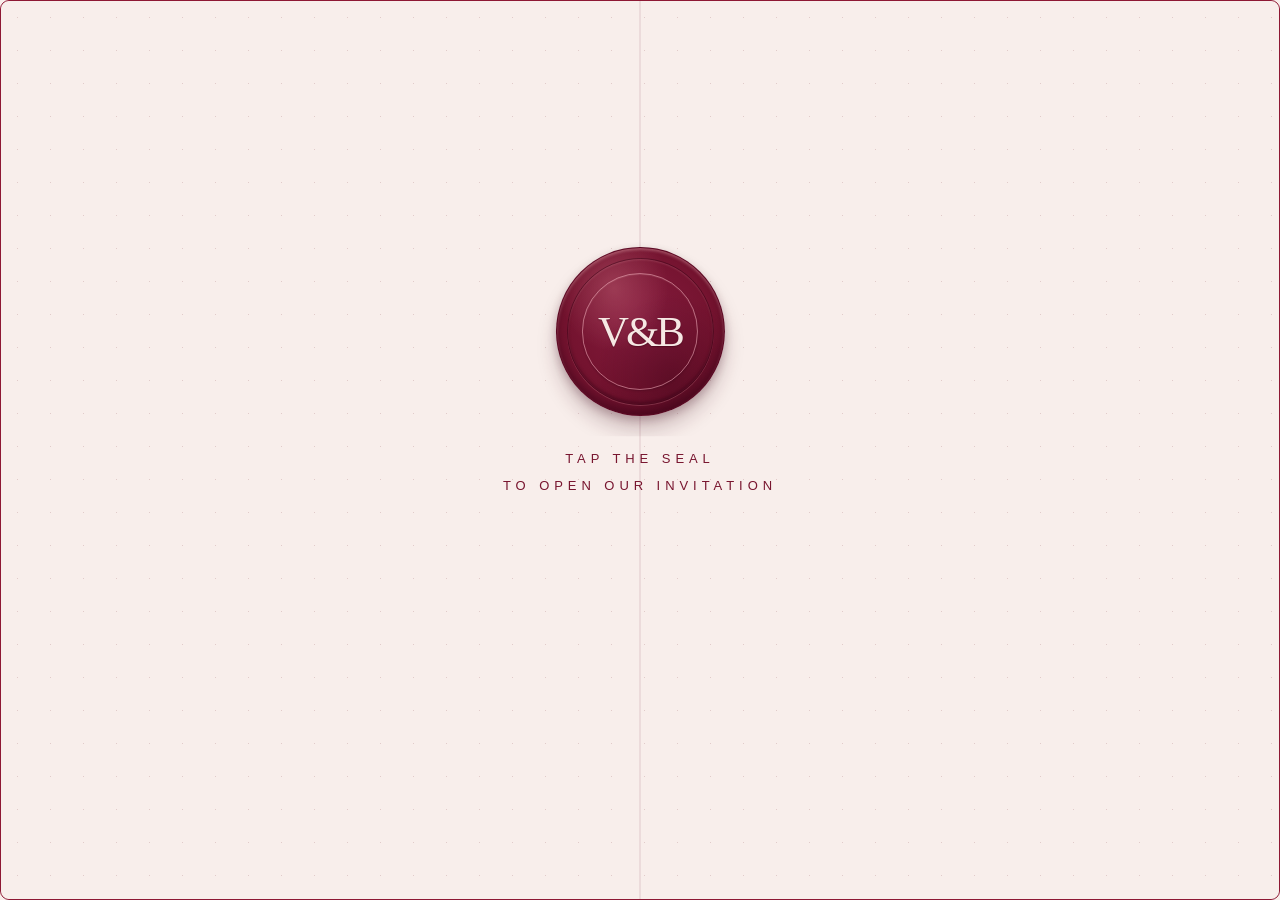
<file: index.html>
<!doctype html>
<html lang="en">
  <head>
    <meta charset="UTF-8" />
    <meta name="viewport" content="width=device-width, initial-scale=1.0" />
    <meta
      name="description"
      content="Val & Bobby's wedding invitation."
    />
    <title>Val &amp; Bobby — Wedding Invitation</title>
    <link rel="stylesheet" href="style.css" />
    <script src="script.js" defer></script>
    <script type="module" src="rsvp.js"></script>
  </head>
  <body>
    <div class="entrance" aria-label="Wedding invitation entrance">
      <div class="center-line" aria-hidden="true"></div>
      <section class="invitation" aria-label="Tap to open our invitation">
        <button class="seal" type="button" aria-label="Open our invitation">
          <span class="seal-half seal-half--left" aria-hidden="true">
            <span class="seal-initials">V&amp;B</span>
          </span>
          <span class="seal-half seal-half--right" aria-hidden="true">
            <span class="seal-initials">V&amp;B</span>
          </span>
        </button>
        <p class="instructions">
          <span>Tap the seal</span>
          <span>To open our invitation</span>
        </p>
      </section>
    </div>

    <main class="site" aria-label="Val and Bobby's wedding" aria-hidden="true" inert>
      <header class="site-header" id="top">
        <a class="brand" href="#invitation" aria-label="Valerie, 2027">
          <span>BALERIE</span><sup>’27</sup>
        </a>
        <nav class="navigation" id="main-navigation" aria-label="Main navigation">
          <a href="#invitation">Invitation</a>
          <a href="#couple">Couple</a>
          <a href="#our-story">Our Story</a>
          <a href="#the-day">The Day</a>
          <a href="#gallery">Gallery</a>
          <a href="#registry">Registry</a>
          <a href="#faq">FAQ</a>
        </nav>
        <button
          class="menu-toggle"
          type="button"
          aria-label="Open navigation menu"
          aria-expanded="false"
          aria-controls="main-navigation"
        >
          <span></span>
          <span></span>
          <span></span>
        </button>
        <a class="rsvp" href="#rsvp">RSVP</a>
      </header>

      <section class="hero" aria-label="Val and Bobby">
        <h1 class="couple-names">
          <span>VAL</span>
          <span class="ampersand" aria-hidden="true">&amp;</span>
          <span>BOBBY</span>
        </h1>
        <div class="photo-window" role="group" aria-label="Wedding photographs">
          <figure class="photo-card">
            <img src="These Celebrity Weddings of 2025 Had Us Swooning___.jfif" alt="Val and Bobby together" />
          </figure>
          <figure class="photo-card">
            <img src="NKEM 💍 OBI ❤️_%23lovingontill♾️__Planning Company_ @bellezahavenevent _Photography_ @leyeojeniyi for @leyeojeniyiweddings _Makeup Artist_ @mosewabeauty_ _Hairstylist_ @styledbydoubra _Wedding Dress_@thebridalwardrob.jfif" alt="Val and Bobby celebrating together" />
          </figure>
          <figure class="photo-card">
            <img src="Instagram.jfif" alt="Val and Bobby in a wedding portrait" />
          </figure>
          <figure class="photo-card">
            <img src="download.jfif" alt="Val and Bobby sharing a moment" />
          </figure>
          <figure class="photo-card">
            <img src="download (1).jfif" alt="Val and Bobby in a couple portrait" />
          </figure>
          <figure class="photo-card">
            <img src="download (2).jfif" alt="Val and Bobby together at their celebration" />
          </figure>
          <figure class="photo-card">
            <img src="download (3).jfif" alt="Val and Bobby in a formal portrait" />
          </figure>
          <figure class="photo-card">
            <img src="download (4).jfif" alt="Val and Bobby embracing" />
          </figure>
          <figure class="photo-card">
            <img src="Africaine.jfif" alt="Val and Bobby in traditional attire" />
          </figure>
          <figure class="photo-card">
            <img src="4611615775542404288.jfif" alt="Val and Bobby's wedding portrait" />
          </figure>
        </div>
        <section class="hero-details" id="event-details" aria-label="Wedding details">
          <a class="invitation-cta" href="#invitation">View wedding invitation</a>
          <p class="event-meta">
            <time datetime="2027-02-13">Saturday, 13 February 2027</time>
            <span class="event-separator" aria-hidden="true"></span>
            <span>10AM Prompt</span>
            <span class="event-separator" aria-hidden="true"></span>
            <span>Lekki, Lagos</span>
          </p>
          <div class="countdown" role="timer" aria-label="Countdown to the wedding">
            <div class="countdown-item">
              <span class="countdown-value" data-countdown="days">000</span>
              <span class="countdown-label">Days</span>
            </div>
            <div class="countdown-item">
              <span class="countdown-value" data-countdown="hours">00</span>
              <span class="countdown-label">Hours</span>
            </div>
            <div class="countdown-item">
              <span class="countdown-value" data-countdown="minutes">00</span>
              <span class="countdown-label">Mins</span>
            </div>
            <div class="countdown-item">
              <span class="countdown-value" data-countdown="seconds">00</span>
              <span class="countdown-label">Secs</span>
            </div>
          </div>
        </section>
      </section>

      <section class="formal-invitation" id="invitation" aria-labelledby="invitation-title">
        <div class="formal-invitation-content">
          <p class="invitation-eyebrow" id="invitation-title">The families of</p>

          <div class="family-block">
            <h2 class="family-names">
              <span>Mr. &amp; Mrs. Emeruom</span>
            </h2>
            <p class="family-location">of Nnewi, Imo State</p>
          </div>

          <p class="family-ampersand" aria-hidden="true">&amp;</p>

          <div class="family-block">
            <h2 class="family-names">
              <span>Mr. &amp; Mrs. Romanus Onwuakpoke</span>
            </h2>
            <p class="family-location">of Dunukofia, Anambra State</p>
          </div>

          <p class="invitation-message">Cordially invites you to the wedding of</p>
          <p class="invited-couple">
            <span>Mary-Esther Rombus</span>
            <span class="couple-ampersand" aria-hidden="true">&amp;</span>
            <span>Bobmanuel Emeruom</span>
          </p>
        </div>
      </section>

      <section class="couple-section" id="couple" aria-labelledby="couple-title">
        <header class="couple-section-heading">
          <p class="couple-eyebrow">Meet the couple</p>
          <h2 class="couple-title" id="couple-title">
            The Bride <span aria-hidden="true">&amp;</span> The Groom
          </h2>
        </header>

        <div class="couple-portraits">
          <figure class="couple-portrait">
            <img src="valerie.jfif" alt="Mary-Esther Rombus, the bride" />
            <figcaption class="couple-bio">
              <span class="portrait-role">The Bride</span>
              <span class="portrait-name">Mary-Esther Rombus</span>
              <span class="portrait-quote-mark" aria-hidden="true">“</span>
              <blockquote class="portrait-quote">
                She laughs with her whole chest, plans everything and still makes room for surprises.
                She’s kind, brilliant and fiercely loyal, and every day with her feels like home.
              </blockquote>
              <span class="quote-attribution">In Bobby’s words</span>
            </figcaption>
          </figure>
          <span class="portrait-ampersand" aria-hidden="true">&amp;</span>
          <figure class="couple-portrait">
            <img src="bobby.jpg" alt="Bobmanuel Emeroum, the groom" />
            <figcaption class="couple-bio">
              <span class="portrait-role">The Groom</span>
              <span class="portrait-name">Bobmanuel Emeroum</span>
              <span class="portrait-quote-mark" aria-hidden="true">“</span>
              <blockquote class="portrait-quote">
                He is calm when I’m not, patient when I need it and always the first to make me laugh.
                With him, love feels easy, safe and full of good food and good music.
              </blockquote>
              <span class="quote-attribution">In Esther’s words</span>
            </figcaption>
          </figure>
        </div>
      </section>

      <section class="story-scroll" id="our-story" aria-label="Our love story">
        <div class="story-stage">
          <article class="story-chapter story-chapter--first" aria-labelledby="story-title-one">
            <img class="story-background" src="download.jfif" alt="" aria-hidden="true" />
            <div class="story-shade" aria-hidden="true"></div>
            <div class="story-timeline" aria-hidden="true">
              <span class="story-timeline-label">Our Love Story</span>
              <span class="story-timeline-line"></span>
              <span class="story-year is-active">2019</span>
              <span class="story-year">2020</span>
              <span class="story-year">2022</span>
              <span class="story-year">2024</span>
              <span class="story-year">2027</span>
            </div>
            <div class="story-copy">
              <p class="story-kicker">Chapter One · 2019</p>
              <h2 class="story-title" id="story-title-one">
                Where it all
                <span>began</span>
              </h2>
              <p class="story-description">
                Every beautiful story has a beginning, and ours began at a
                friend’s birthday in 2019. One shared plate of jollof turned
                into a long conversation, and that conversation never really ended.
              </p>
            </div>
            <figure class="story-portrait">
              <img src="valerie.jfif" alt="Mary-Esther, at the beginning of their story" />
            </figure>
            <p class="story-year-display" aria-hidden="true">2019</p>
          </article>

          <article
            class="story-chapter story-chapter--next"
            aria-labelledby="story-title-two"
            aria-hidden="true"
          >
            <img class="story-background" src="download (1).jfif" alt="" aria-hidden="true" />
            <div class="story-shade" aria-hidden="true"></div>
            <div class="story-timeline" aria-hidden="true">
              <span class="story-timeline-label">Our Love Story</span>
              <span class="story-timeline-line"></span>
              <span class="story-year">2019</span>
              <span class="story-year is-active">2020</span>
              <span class="story-year">2022</span>
              <span class="story-year">2024</span>
              <span class="story-year">2027</span>
            </div>
            <div class="story-copy">
              <p class="story-kicker">Chapter Two · 2020 — 2021</p>
              <h2 class="story-title" id="story-title-two">
                Growing
                <span>together</span>
              </h2>
              <p class="story-description">
                Late-night calls, Sunday hangouts and plenty of laughter.
                Through lockdowns and long distance, our friendship deepened
                and we learned how to show up for each other.
              </p>
            </div>
            <figure class="story-portrait">
              <img src="bobby.jpg" alt="Bobmanuel, growing together with Mary-Esther" />
            </figure>
            <p class="story-year-display" aria-hidden="true">2020</p>
          </article>

          <article
            class="story-chapter story-chapter--next"
            aria-labelledby="story-title-three"
            aria-hidden="true"
          >
            <img class="story-background" src="NKEM 💍 OBI ❤️_%23lovingontill♾️__Planning Company_ @bellezahavenevent _Photography_ @leyeojeniyi for @leyeojeniyiweddings _Makeup Artist_ @mosewabeauty_ _Hairstylist_ @styledbydoubra _Wedding Dress_@thebridalwardrob.jfif" alt="" aria-hidden="true" />
            <div class="story-shade" aria-hidden="true"></div>
            <div class="story-timeline" aria-hidden="true">
              <span class="story-timeline-label">Our Love Story</span>
              <span class="story-timeline-line"></span>
              <span class="story-year">2019</span>
              <span class="story-year">2020</span>
              <span class="story-year is-active">2022</span>
              <span class="story-year">2024</span>
              <span class="story-year">2027</span>
            </div>
            <div class="story-copy">
              <p class="story-kicker">Chapter Three · 2022</p>
              <h2 class="story-title" id="story-title-three">
                Choosing each
                <span>other</span>
              </h2>
              <p class="story-description">
                New jobs, new cities and new dreams. Life didn’t always follow
                our plans, but through every change we kept choosing each
                other, again and again.
              </p>
            </div>
            <figure class="story-portrait">
              <img src="download (3).jfif" alt="Mary-Esther and Bobmanuel choosing each other" />
            </figure>
            <p class="story-year-display" aria-hidden="true">2022</p>
          </article>

          <article
            class="story-chapter story-chapter--next"
            aria-labelledby="story-title-four"
            aria-hidden="true"
          >
            <img class="story-background" src="download (2).jfif" alt="" aria-hidden="true" />
            <div class="story-shade" aria-hidden="true"></div>
            <div class="story-timeline" aria-hidden="true">
              <span class="story-timeline-label">Our Love Story</span>
              <span class="story-timeline-line"></span>
              <span class="story-year">2019</span>
              <span class="story-year">2020</span>
              <span class="story-year">2022</span>
              <span class="story-year is-active">2024</span>
              <span class="story-year">2027</span>
            </div>
            <div class="story-copy">
              <p class="story-kicker">Chapter Four · 2024 — 2026</p>
              <h2 class="story-title" id="story-title-four">
                Forever felt
                <span>real</span>
              </h2>
              <p class="story-description">
                On a quiet evening by the beach, Bobmanuel asked the big
                question and Mary-Esther said yes before he finished. Forever
                stopped being an idea and became a plan.
              </p>
            </div>
            <figure class="story-portrait">
              <img src="These Celebrity Weddings of 2025 Had Us Swooning___.jfif" alt="Mary-Esther and Bobmanuel celebrating their engagement" />
            </figure>
            <p class="story-year-display" aria-hidden="true">2024</p>
          </article>

          <article
            class="story-chapter story-chapter--next"
            aria-labelledby="story-title-five"
            aria-hidden="true"
          >
            <img class="story-background" src="Instagram.jfif" alt="" aria-hidden="true" />
            <div class="story-shade" aria-hidden="true"></div>
            <div class="story-timeline" aria-hidden="true">
              <span class="story-timeline-label">Our Love Story</span>
              <span class="story-timeline-line"></span>
              <span class="story-year">2019</span>
              <span class="story-year">2020</span>
              <span class="story-year">2022</span>
              <span class="story-year">2024</span>
              <span class="story-year is-active">2027</span>
            </div>
            <div class="story-copy">
              <p class="story-kicker">Chapter Five · 2027</p>
              <h2 class="story-title" id="story-title-five">
                Yes to
                <span>forever</span>
              </h2>
              <p class="story-description">
                From two strangers at a birthday party to two hearts becoming
                one. It hasn’t always been perfect, but it has always been
                ours, and we would love for you to be there as we say “I do.”
              </p>
              <p class="story-event">Saturday, 13 February 2027 <span>·</span> Lagos</p>
              <a class="story-rsvp" href="#invitation">RSVP Now</a>
            </div>
            <figure class="story-portrait">
              <img src="download (2).jfif" alt="Mary-Esther and Bobmanuel together in traditional attire" />
            </figure>
            <p class="story-year-display" aria-hidden="true">2027</p>
          </article>
        </div>
      </section>

      <section class="day-section" id="the-day" aria-labelledby="day-title">
        <div class="day-content">
          <p class="day-eyebrow">Save the date</p>
          <h2 class="day-title" id="day-title">The Celebration</h2>
          <div class="scratch-scene">
            <div class="scratch-stars" aria-hidden="true">
              <span style="--x: 4%; --y: 17%; --size: 8px; --duration: 4.1s; --delay: -1.7s; --peak: .58"></span>
              <span style="--x: 12%; --y: 82%; --size: 6px; --duration: 5.3s; --delay: -3.2s; --peak: .42"></span>
              <span style="--x: 19%; --y: 5%; --size: 7px; --duration: 3.8s; --delay: -.9s; --peak: .5"></span>
              <span style="--x: 24%; --y: 95%; --size: 9px; --duration: 5.8s; --delay: -4.4s; --peak: .62"></span>
              <span style="--x: 31%; --y: 15%; --size: 5px; --duration: 4.7s; --delay: -2.6s; --peak: .38"></span>
              <span style="--x: 37%; --y: 88%; --size: 7px; --duration: 3.6s; --delay: -1.2s; --peak: .55"></span>
              <span style="--x: 45%; --y: 3%; --size: 6px; --duration: 5.1s; --delay: -3.9s; --peak: .46"></span>
              <span style="--x: 52%; --y: 98%; --size: 8px; --duration: 4.4s; --delay: -2.1s; --peak: .6"></span>
              <span style="--x: 61%; --y: 11%; --size: 5px; --duration: 6s; --delay: -4.7s; --peak: .4"></span>
              <span style="--x: 67%; --y: 91%; --size: 7px; --duration: 3.9s; --delay: -2.8s; --peak: .54"></span>
              <span style="--x: 75%; --y: 4%; --size: 9px; --duration: 5.5s; --delay: -1.4s; --peak: .62"></span>
              <span style="--x: 83%; --y: 96%; --size: 6px; --duration: 4.3s; --delay: -3.5s; --peak: .45"></span>
              <span style="--x: 91%; --y: 19%; --size: 7px; --duration: 5.9s; --delay: -2.3s; --peak: .52"></span>
              <span style="--x: 97%; --y: 76%; --size: 5px; --duration: 3.7s; --delay: -.6s; --peak: .4"></span>
              <span style="--x: 8%; --y: 52%; --size: 5px; --duration: 5.6s; --delay: -4.1s; --peak: .42"></span>
              <span style="--x: 28%; --y: 48%; --size: 6px; --duration: 4.9s; --delay: -1.9s; --peak: .45"></span>
              <span style="--x: 72%; --y: 53%; --size: 5px; --duration: 3.5s; --delay: -2.9s; --peak: .4"></span>
              <span style="--x: 94%; --y: 49%; --size: 8px; --duration: 5.2s; --delay: -1.1s; --peak: .58"></span>
            </div>
            <div
              class="scratch-card"
              role="button"
              tabindex="0"
              aria-label="Scratch the card to reveal the wedding date"
              aria-describedby="scratch-instructions"
            >
              <div class="scratch-reveal" aria-live="polite">
                <span class="reveal-day">Saturday</span>
                <span class="reveal-date">
                  <span>13</span>
                  <em>February</em>
                  <span>2027</span>
                </span>
                <span class="reveal-details">10AM Prompt · Lagos</span>
              </div>
              <canvas class="scratch-surface" aria-hidden="true"></canvas>
            </div>
          </div>
          <p class="scratch-instructions" id="scratch-instructions">
            Scratch the card to reveal the date
          </p>

          <div class="day-program">
            <div class="venue-grid">
              <article class="venue-card">
                <span class="venue-tag">Wedding Service</span>
                <h3 class="venue-name">Grace Chapel, Lekki</h3>
                <dl class="venue-details">
                  <div>
                    <dt>Time</dt>
                    <dd>10:00 AM prompt</dd>
                  </div>
                  <div>
                    <dt>Address</dt>
                    <dd>12 Admiralty Way, Lekki Phase 1, Lagos</dd>
                  </div>
                </dl>
              </article>
              <article class="venue-card">
                <span class="venue-tag">Reception Follows</span>
                <h3 class="venue-name">The Orchid Hall</h3>
                <dl class="venue-details">
                  <div>
                    <dt>Time</dt>
                    <dd>Immediately after the service</dd>
                  </div>
                  <div>
                    <dt>Address</dt>
                    <dd>5 Ozumba Mbadiwe Avenue, Victoria Island, Lagos</dd>
                  </div>
                </dl>
              </article>
            </div>
            <ol class="day-timeline" aria-label="Wedding day timeline">
              <li>
                <time datetime="09:30">9:30 AM</time>
                <span>Guests seated</span>
              </li>
              <li>
                <time datetime="10:00">10:00 AM</time>
                <span>Wedding service</span>
              </li>
              <li>
                <time datetime="13:00">1:00 PM</time>
                <span>Photos with the couple</span>
              </li>
              <li>
                <time datetime="14:00">2:00 PM</time>
                <span>Reception begins</span>
              </li>
              <li>
                <time datetime="16:00">4:00 PM</time>
                <span>Cake, toasts &amp; dancing</span>
              </li>
            </ol>
          </div>
        </div>
      </section>

      <section
        class="attire-section"
        id="what-to-wear"
        aria-labelledby="attire-title"
      >
        <div class="attire-content">
          <p class="attire-eyebrow">What to wear</p>
          <h2 class="attire-title" id="attire-title">Colours of the Day</h2>
          <ul class="attire-palette" aria-label="Wedding colour palette">
            <li class="attire-colour">
              <span class="colour-swatch colour-swatch--mauve" aria-hidden="true"></span>
              <span class="colour-name">Mauve</span>
            </li>
            <li class="attire-colour">
              <span class="colour-swatch colour-swatch--blush" aria-hidden="true"></span>
              <span class="colour-name">Blush Pink</span>
            </li>
            <li class="attire-colour">
              <span class="colour-swatch colour-swatch--magenta" aria-hidden="true"></span>
              <span class="colour-name">Magenta</span>
            </li>
          </ul>
        </div>
      </section>

      <section class="gallery-section" id="gallery" aria-labelledby="gallery-title">
        <div class="gallery-stage">
          <header class="gallery-header">
            <div class="gallery-heading">
              <p class="gallery-eyebrow">Pre-wedding shoot</p>
              <h2 class="gallery-title" id="gallery-title">
                The <em>Gallery</em>
              </h2>
            </div>
            <div class="gallery-meta">
              <p>Four looks <span>·</span> 24 photos</p>
              <p class="gallery-instruction">Tap any photo to view or save it</p>
            </div>
          </header>

          <div class="gallery-viewport">
            <div class="gallery-track">
              <section
                class="gallery-category"
                aria-labelledby="traditional-title"
                data-gallery-label="01 Traditional"
              >
                <div class="gallery-intro">
                  <span class="gallery-category-number">01</span>
                  <h3 class="gallery-category-title" id="traditional-title">
                    The <em>Traditional</em>
                  </h3>
                  <p>Where two families become one.</p>
                </div>
                <a
                  class="gallery-photo gallery-photo--one"
                  href="download (2).jfif"
                  target="_blank"
                  rel="noopener"
                  aria-label="View photo 1, traditional wedding portrait"
                  aria-haspopup="dialog"
                >
                  <img src="download (2).jfif" alt="Couple celebrating in Nigerian traditional clothing" />
                  <span>NO. 01</span>
                </a>
                <a
                  class="gallery-photo gallery-photo--two"
                  href="bobby.jpg"
                  target="_blank"
                  rel="noopener"
                  aria-label="View photo 2, traditional wedding portrait"
                  aria-haspopup="dialog"
                >
                  <img src="bobby.jpg" alt="Groom in black and orange traditional attire" />
                  <span>NO. 02</span>
                </a>
                <a
                  class="gallery-photo gallery-photo--three"
                  href="NKEM 💍 OBI ❤️_%23lovingontill♾️__Planning Company_ @bellezahavenevent _Photography_ @leyeojeniyi for @leyeojeniyiweddings _Makeup Artist_ @mosewabeauty_ _Hairstylist_ @styledbydoubra _Wedding Dress_@thebridalwardrob.jfif"
                  target="_blank"
                  rel="noopener"
                  aria-label="View photo 3, traditional wedding portrait"
                  aria-haspopup="dialog"
                >
                  <img src="NKEM 💍 OBI ❤️_%23lovingontill♾️__Planning Company_ @bellezahavenevent _Photography_ @leyeojeniyi for @leyeojeniyiweddings _Makeup Artist_ @mosewabeauty_ _Hairstylist_ @styledbydoubra _Wedding Dress_@thebridalwardrob.jfif" alt="Couple in coordinated traditional attire" />
                  <span>NO. 03</span>
                </a>
                <a
                  class="gallery-photo gallery-photo--four"
                  href="Africaine.jfif"
                  target="_blank"
                  rel="noopener"
                  aria-label="View photo 4, traditional wedding portrait"
                  aria-haspopup="dialog"
                >
                  <img src="Africaine.jfif" alt="Couple in bright cultural outfits" />
                  <span>NO. 04</span>
                </a>
                <a
                  class="gallery-photo gallery-photo--five"
                  href="download (1).jfif"
                  target="_blank"
                  rel="noopener"
                  aria-label="View photo 5, traditional wedding portrait"
                  aria-haspopup="dialog"
                >
                  <img src="download (1).jfif" alt="Couple in wedding attire sharing a portrait" />
                  <span>NO. 05</span>
                </a>
                <a
                  class="gallery-photo gallery-photo--six"
                  href="valerie.jfif"
                  target="_blank"
                  rel="noopener"
                  aria-label="View photo 6, traditional wedding portrait"
                  aria-haspopup="dialog"
                >
                  <img src="valerie.jfif" alt="Bride in an emerald traditional outfit and gele" />
                  <span>NO. 06</span>
                </a>
              </section>

              <section
                class="gallery-category"
                aria-labelledby="royalty-title"
                data-gallery-label="02 Royalty"
              >
                <div class="gallery-intro">
                  <span class="gallery-category-number">02</span>
                  <h3 class="gallery-category-title" id="royalty-title">
                    In <em>Royalty</em>
                  </h3>
                  <p>Dressed for the occasion, crowned for each other.</p>
                </div>
                <a
                  class="gallery-photo gallery-photo--one"
                  href="download (4).jfif"
                  target="_blank"
                  rel="noopener"
                  aria-label="View photo 7, royal-inspired portrait"
                  aria-haspopup="dialog"
                >
                  <img src="download (4).jfif" alt="Bride in a richly colored traditional portrait" />
                  <span>NO. 07</span>
                </a>
                <a
                  class="gallery-photo gallery-photo--two"
                  href="download (3).jfif"
                  target="_blank"
                  rel="noopener"
                  aria-label="View photo 8, royal-inspired portrait"
                  aria-haspopup="dialog"
                >
                  <img src="download (3).jfif" alt="Elegant bride in detailed traditional jewelry" />
                  <span>NO. 08</span>
                </a>
                <a
                  class="gallery-photo gallery-photo--three"
                  href="4611615775542404288.jfif"
                  target="_blank"
                  rel="noopener"
                  aria-label="View photo 9, royal-inspired portrait"
                  aria-haspopup="dialog"
                >
                  <img src="4611615775542404288.jfif" alt="Bride and groom in a formal portrait" />
                  <span>NO. 09</span>
                </a>
                <a
                  class="gallery-photo gallery-photo--four"
                  href="These Celebrity Weddings of 2025 Had Us Swooning___.jfif"
                  target="_blank"
                  rel="noopener"
                  aria-label="View photo 10, royal-inspired portrait"
                  aria-haspopup="dialog"
                >
                  <img src="These Celebrity Weddings of 2025 Had Us Swooning___.jfif" alt="Newlyweds in an elegant wedding portrait" />
                  <span>NO. 10</span>
                </a>
                <a
                  class="gallery-photo gallery-photo--five"
                  href="Instagram.jfif"
                  target="_blank"
                  rel="noopener"
                  aria-label="View photo 11, royal-inspired portrait"
                  aria-haspopup="dialog"
                >
                  <img src="Instagram.jfif" alt="Couple sharing an intimate wedding moment" />
                  <span>NO. 11</span>
                </a>
                <a
                  class="gallery-photo gallery-photo--six"
                  href="download.jfif"
                  target="_blank"
                  rel="noopener"
                  aria-label="View photo 12, royal-inspired portrait"
                  aria-haspopup="dialog"
                >
                  <img src="download.jfif" alt="Groom in an elegant white traditional outfit" />
                  <span>NO. 12</span>
                </a>
              </section>

              <section
                class="gallery-category"
                aria-labelledby="denim-title"
                data-gallery-label="03 Denim & White"
              >
                <div class="gallery-intro">
                  <span class="gallery-category-number">03</span>
                  <h3 class="gallery-category-title" id="denim-title">
                    Denim &amp; <em>White</em>
                  </h3>
                  <p>Our easy, everyday kind of love.</p>
                </div>
                <a
                  class="gallery-photo gallery-photo--one"
                  href="Instagram.jfif"
                  target="_blank"
                  rel="noopener"
                  aria-label="View photo 13, Denim and White"
                  aria-haspopup="dialog"
                >
                  <img src="Instagram.jfif" alt="Couple in crisp white outfits sharing a portrait" />
                  <span>NO. 13</span>
                </a>
                <a
                  class="gallery-photo gallery-photo--two"
                  href="download.jfif"
                  target="_blank"
                  rel="noopener"
                  aria-label="View photo 14, Denim and White"
                  aria-haspopup="dialog"
                >
                  <img src="download.jfif" alt="Groom in a white outfit" />
                  <span>NO. 14</span>
                </a>
                <a
                  class="gallery-photo gallery-photo--three"
                  href="These Celebrity Weddings of 2025 Had Us Swooning___.jfif"
                  target="_blank"
                  rel="noopener"
                  aria-label="View photo 15, Denim and White"
                  aria-haspopup="dialog"
                >
                  <img src="These Celebrity Weddings of 2025 Had Us Swooning___.jfif" alt="Couple in a bright wedding portrait" />
                  <span>NO. 15</span>
                </a>
                <a
                  class="gallery-photo gallery-photo--four"
                  href="4611615775542404288.jfif"
                  target="_blank"
                  rel="noopener"
                  aria-label="View photo 16, Denim and White"
                  aria-haspopup="dialog"
                >
                  <img src="4611615775542404288.jfif" alt="Couple in a softly lit formal portrait" />
                  <span>NO. 16</span>
                </a>
                <a
                  class="gallery-photo gallery-photo--five"
                  href="NKEM 💍 OBI ❤️_%23lovingontill♾️__Planning Company_ @bellezahavenevent _Photography_ @leyeojeniyi for @leyeojeniyiweddings _Makeup Artist_ @mosewabeauty_ _Hairstylist_ @styledbydoubra _Wedding Dress_@thebridalwardrob.jfif"
                  target="_blank"
                  rel="noopener"
                  aria-label="View photo 17, Denim and White"
                  aria-haspopup="dialog"
                >
                  <img src="NKEM 💍 OBI ❤️_%23lovingontill♾️__Planning Company_ @bellezahavenevent _Photography_ @leyeojeniyi for @leyeojeniyiweddings _Makeup Artist_ @mosewabeauty_ _Hairstylist_ @styledbydoubra _Wedding Dress_@thebridalwardrob.jfif" alt="Couple sharing a relaxed wedding portrait" />
                  <span>NO. 17</span>
                </a>
                <a
                  class="gallery-photo gallery-photo--six"
                  href="download (1).jfif"
                  target="_blank"
                  rel="noopener"
                  aria-label="View photo 18, Denim and White"
                  aria-haspopup="dialog"
                >
                  <img src="download (1).jfif" alt="Couple posing together in wedding attire" />
                  <span>NO. 18</span>
                </a>
              </section>

              <section
                class="gallery-category gallery-category--world"
                aria-labelledby="world-title"
                data-gallery-label="04 My World"
              >
                <a
                  class="gallery-photo gallery-photo--three gallery-world-lead"
                  href="download (2).jfif"
                  target="_blank"
                  rel="noopener"
                  aria-label="View photo 19, My World"
                  aria-haspopup="dialog"
                >
                  <img src="download (2).jfif" alt="Couple sharing a close, romantic moment" />
                  <span>NO. 19</span>
                </a>
                <div class="gallery-intro">
                  <span class="gallery-category-number">04</span>
                  <h3 class="gallery-category-title" id="world-title">
                    My <em>World</em>
                  </h3>
                  <p>Choosing each other, over and over again.</p>
                </div>
                <a
                  class="gallery-photo gallery-photo--one"
                  href="Africaine.jfif"
                  target="_blank"
                  rel="noopener"
                  aria-label="View photo 20, My World"
                  aria-haspopup="dialog"
                >
                  <img src="Africaine.jfif" alt="Couple together in a joyful portrait" />
                  <span>NO. 20</span>
                </a>
                <a
                  class="gallery-photo gallery-photo--two"
                  href="bobby.jpg"
                  target="_blank"
                  rel="noopener"
                  aria-label="View photo 21, My World"
                  aria-haspopup="dialog"
                >
                  <img src="bobby.jpg" alt="Groom in a classic traditional portrait" />
                  <span>NO. 21</span>
                </a>
                <a
                  class="gallery-photo gallery-photo--three"
                  href="valerie.jfif"
                  target="_blank"
                  rel="noopener"
                  aria-label="View photo 22, My World"
                  aria-haspopup="dialog"
                >
                  <img src="valerie.jfif" alt="Bride in an intimate portrait" />
                  <span>NO. 22</span>
                </a>
                <a
                  class="gallery-photo gallery-photo--four"
                  href="download (4).jfif"
                  target="_blank"
                  rel="noopener"
                  aria-label="View photo 23, My World"
                  aria-haspopup="dialog"
                >
                  <img src="download (4).jfif" alt="Bride in a richly colored portrait" />
                  <span>NO. 23</span>
                </a>
                <a
                  class="gallery-photo gallery-photo--five"
                  href="download (3).jfif"
                  target="_blank"
                  rel="noopener"
                  aria-label="View photo 24, My World"
                  aria-haspopup="dialog"
                >
                  <img src="download (3).jfif" alt="Bride in a close, elegant portrait" />
                  <span>NO. 24</span>
                </a>
              </section>
            </div>
          </div>

          <footer class="gallery-footer" aria-hidden="true">
            <span class="gallery-current-category">01 Traditional</span>
            <div class="gallery-progress-track">
              <span class="gallery-progress-fill"></span>
            </div>
            <span class="gallery-scroll-prompt">Keep scrolling</span>
          </footer>
        </div>
      </section>

      <section class="rsvp-section" id="rsvp" aria-labelledby="rsvp-title">
        <div class="rsvp-content">
          <p class="rsvp-eyebrow">Kindly respond</p>
          <h2 class="rsvp-title" id="rsvp-title">RSVP</h2>
          <p class="rsvp-description">
            Call or message either number below to confirm your attendance.
          </p>

          <div class="rsvp-contacts" aria-label="RSVP contact numbers">
            <div class="rsvp-contact">
              <a href="tel:07082996133" class="rsvp-phone">07082996133</a>
              <button
                class="rsvp-copy"
                type="button"
                data-copy-number="07082996133"
                aria-label="Copy 07082996133"
              >
                Copy
              </button>
            </div>
            <div class="rsvp-contact">
              <a href="tel:09031772975" class="rsvp-phone">09031772975</a>
              <button
                class="rsvp-copy"
                type="button"
                data-copy-number="09031772975"
                aria-label="Copy 09031772975"
              >
                Copy
              </button>
            </div>
          </div>
          <p class="rsvp-copy-status" aria-live="polite"></p>

          <p class="rsvp-divider">or reply here</p>

          <form class="rsvp-form" id="rsvp-form">
            <div class="rsvp-fields">
              <label class="rsvp-field">
                <span>Full name</span>
                <input
                  type="text"
                  name="name"
                  autocomplete="name"
                  placeholder="Your name"
                  minlength="2"
                  maxlength="120"
                  required
                />
              </label>
              <label class="rsvp-field">
                <span>Phone number</span>
                <input
                  type="tel"
                  name="phone"
                  autocomplete="tel"
                  placeholder="080..."
                  minlength="7"
                  maxlength="30"
                  required
                />
              </label>
            </div>

            <fieldset class="rsvp-attendance">
              <legend>Will you attend?</legend>
              <div class="rsvp-options">
                <label class="rsvp-option">
                  <input type="radio" name="attendance" value="Joyfully accept" checked />
                  <span>Joyfully accept</span>
                </label>
                <label class="rsvp-option">
                  <input type="radio" name="attendance" value="Regretfully decline" />
                  <span>Regretfully decline</span>
                </label>
              </div>
            </fieldset>

            <label class="rsvp-attending">
              <span>Attending</span>
              <select name="attending" aria-label="Attending">
                <option value="service-reception" selected>Service &amp; reception</option>
                <option value="wedding-service-only">Wedding service only</option>
                <option value="reception-only">Reception only</option>
              </select>
            </label>

            <label class="rsvp-note">
              <span>A note for the couple (optional)</span>
              <textarea
                name="note"
                rows="4"
                placeholder="Write a little message for us..."
              ></textarea>
            </label>

            <div class="rsvp-submit-wrap">
              <button class="rsvp-submit" type="submit">Send RSVP</button>
              <p class="rsvp-submit-status" role="status" aria-live="polite"></p>
            </div>
          </form>
        </div>
      </section>

      <section class="registry-section" id="registry" aria-labelledby="registry-title">
        <div class="registry-content">
          <p class="registry-eyebrow">Registry</p>
          <h2 class="registry-title" id="registry-title">Your Presence Is Enough</h2>
          <p class="registry-description">
            Having you with us is the greatest gift. If you would still like to bless us, here are a few ways.
          </p>

          <div class="registry-cards">
            <article class="registry-card">
              <span class="registry-badge">Naira · Nigeria</span>
              <h3 class="registry-card-title">Naira account</h3>
              <dl class="registry-details">
                <div class="registry-detail">
                  <dt>Account name</dt>
                  <dd>Mary-Esther Rombus</dd>
                </div>
                <div class="registry-detail">
                  <dt>Account no.</dt>
                  <dd class="registry-account-number">
                    <span>9056802184</span>
                    <button
                      class="registry-copy"
                      type="button"
                      data-registry-copy="9056802184"
                      aria-label="Copy Naira account number"
                    >
                      Copy
                    </button>
                  </dd>
                </div>
                <div class="registry-detail">
                  <dt>Bank</dt>
                  <dd>OPay</dd>
                </div>
              </dl>
            </article>

            <article class="registry-card">
              <span class="registry-badge">USD · International</span>
              <h3 class="registry-card-title">Dollar account</h3>
              <dl class="registry-details">
                <div class="registry-detail">
                  <dt>Account name</dt>
                  <dd>Bobmanuel Emeruom</dd>
                </div>
                <div class="registry-detail">
                  <dt>Account no.</dt>
                  <dd class="registry-account-number">
                    <span>1234567890</span>
                    <button
                      class="registry-copy"
                      type="button"
                      data-registry-copy="1234567890"
                      aria-label="Copy Dollar account number"
                    >
                      Copy
                    </button>
                  </dd>
                </div>
                <div class="registry-detail">
                  <dt>Bank</dt>
                  <dd>Access Bank</dd>
                </div>
                <div class="registry-detail">
                  <dt>Account type</dt>
                  <dd>Domiciliary</dd>
                </div>
              </dl>
            </article>
          </div>

          <p class="registry-footer">Physical gifts are also welcome at the reception.</p>
          <p class="registry-copy-status" aria-live="polite"></p>
        </div>
      </section>

      <section class="faq-section" id="faq" aria-labelledby="faq-title">
        <div class="faq-content">
          <p class="faq-eyebrow">Good to know</p>
          <h2 class="faq-title" id="faq-title">Questions</h2>

          <div class="faq-list">
            <article class="faq-item">
              <h3 class="faq-question-heading">
                <button
                  class="faq-question"
                  id="faq-question-1"
                  type="button"
                  aria-expanded="false"
                  aria-controls="faq-answer-1"
                >
                  <span>What time should I arrive?</span>
                  <span class="faq-icon" aria-hidden="true"></span>
                </button>
              </h3>
              <div
                class="faq-panel"
                id="faq-answer-1"
                role="region"
                aria-labelledby="faq-question-1"
                aria-hidden="true"
                inert
              >
                <div class="faq-answer-inner">
                  <p>The wedding service starts at 10AM prompt. Please be seated by 9:30AM.</p>
                </div>
              </div>
            </article>

            <article class="faq-item">
              <h3 class="faq-question-heading">
                <button
                  class="faq-question"
                  id="faq-question-2"
                  type="button"
                  aria-expanded="false"
                  aria-controls="faq-answer-2"
                >
                  <span>Can I bring a plus-one?</span>
                  <span class="faq-icon" aria-hidden="true"></span>
                </button>
              </h3>
              <div
                class="faq-panel"
                id="faq-answer-2"
                role="region"
                aria-labelledby="faq-question-2"
                aria-hidden="true"
                inert
              >
                <div class="faq-answer-inner">
                  <p>Yes. Our wedding is open to everyone, so feel free to come along with family and friends.</p>
                </div>
              </div>
            </article>

            <article class="faq-item">
              <h3 class="faq-question-heading">
                <button
                  class="faq-question"
                  id="faq-question-3"
                  type="button"
                  aria-expanded="false"
                  aria-controls="faq-answer-3"
                >
                  <span>Where can out-of-town guests stay?</span>
                  <span class="faq-icon" aria-hidden="true"></span>
                </button>
              </h3>
              <div
                class="faq-panel"
                id="faq-answer-3"
                role="region"
                aria-labelledby="faq-question-3"
                aria-hidden="true"
                inert
              >
                <div class="faq-answer-inner">
                  <p>We have made provisions for guests travelling in. Please call 0901 000 0213 or 0802 000 0227 before you travel and we will sort out your stay.</p>
                </div>
              </div>
            </article>

            <article class="faq-item">
              <h3 class="faq-question-heading">
                <button
                  class="faq-question"
                  id="faq-question-4"
                  type="button"
                  aria-expanded="false"
                  aria-controls="faq-answer-4"
                >
                  <span>Who do I contact on the day?</span>
                  <span class="faq-icon" aria-hidden="true"></span>
                </button>
              </h3>
              <div
                class="faq-panel"
                id="faq-answer-4"
                role="region"
                aria-labelledby="faq-question-4"
                aria-hidden="true"
                inert
              >
                <div class="faq-answer-inner">
                  <p>Call 07082996133 or 09031772975.</p>
                </div>
              </div>
            </article>
          </div>
        </div>
      </section>

      <section
        class="wedding-marquee"
        id="wedding-marquee"
        aria-label="3 · 02 · 2027 ✦ IMO ✦ Val & Bobby ✦"
      >
        <div class="wedding-marquee-track" aria-hidden="true">
          <div class="wedding-marquee-group">
            <span>3 · 02 · 2027</span>
            <span class="wedding-marquee-star">✦</span>
            <span>IMO</span>
            <span class="wedding-marquee-star">✦</span>
            <span>Val <span class="wedding-marquee-ampersand">&amp;</span> Bobby</span>
            <span class="wedding-marquee-star">✦</span>
          </div>
          <div class="wedding-marquee-group">
            <span>3 · 02 · 2027</span>
            <span class="wedding-marquee-star">✦</span>
            <span>IMO</span>
            <span class="wedding-marquee-star">✦</span>
            <span>Val <span class="wedding-marquee-ampersand">&amp;</span> Bobby</span>
            <span class="wedding-marquee-star">✦</span>
          </div>
          <div class="wedding-marquee-group">
            <span>3 · 02 · 2027</span>
            <span class="wedding-marquee-star">✦</span>
            <span>IMO</span>
            <span class="wedding-marquee-star">✦</span>
            <span>Val <span class="wedding-marquee-ampersand">&amp;</span> Bobby</span>
            <span class="wedding-marquee-star">✦</span>
          </div>
          <div class="wedding-marquee-group">
            <span>3 · 02 · 2027</span>
            <span class="wedding-marquee-star">✦</span>
            <span>IMO</span>
            <span class="wedding-marquee-star">✦</span>
            <span>Val <span class="wedding-marquee-ampersand">&amp;</span> Bobby</span>
            <span class="wedding-marquee-star">✦</span>
          </div>
        </div>
      </section>
    <footer class="site-footer">
      <div class="site-footer-inner">
        <div class="site-footer-columns">
          <div class="footer-brand-column">
            <a class="footer-monogram" href="#top" aria-label="V and Bobby, back to top">
              <span>V&amp;B</span>
            </a>
            <p class="footer-tagline">We can’t wait to celebrate with you.</p>
            <p class="footer-countdown">
              <span data-footer-countdown>000</span> days to go
            </p>
          </div>

          <div class="footer-column">
            <h2 class="footer-heading">The day</h2>
            <p>Saturday, 13 February 2027</p>
            <p>10AM prompt</p>
            <p>Owerri, Imo State</p>
          </div>

          <div class="footer-column">
            <h2 class="footer-heading">RSVP &amp; enquiries</h2>
            <a class="footer-phone" href="tel:07082996133">07082996133</a>
            <a class="footer-phone" href="tel:09031772975">09031772975</a>
          </div>

          <nav class="footer-column footer-explore" aria-label="Explore the wedding website">
            <h2 class="footer-heading">Explore</h2>
            <a href="#invitation">Invitation</a>
            <a href="#our-story">Our Story</a>
            <a href="#the-day">The Day</a>
            <a href="#gallery">Gallery</a>
            <a href="#registry">Registry</a>
          </nav>
        </div>

        <div class="site-footer-bottom">
          <a class="footer-hashtag" href="#top">#Balerie27</a>
          <p class="footer-couple-names">MARY-ESTHER ROMBUS &amp; BOBMANUEL EMERUOM</p>
          <a class="footer-back-top" href="#top">Back to top <span aria-hidden="true">↑</span></a>
          <div class="footer-credit">
            <p>Peter Rombus · Product Designer</p>
            <a
              href="https://wa.me/2349031772975?text=Hello%20Peter%2C%20I%20saw%20your%20wedding%20website%20design%20and%20I%27m%20interested%20in%20getting%20one%20for%20my%20wedding."
              target="_blank"
              rel="noopener noreferrer"
            >
              Get one for your wedding <span aria-hidden="true">↗</span>
            </a>
          </div>
        </div>
      </div>
    </footer>
    </main>

    <div
      class="lightbox"
      id="gallery-lightbox"
      role="dialog"
      aria-modal="true"
      aria-label="Wedding photo viewer"
      aria-hidden="true"
      hidden
    >
      <div class="lightbox-toolbar">
        <p class="lightbox-category" id="lightbox-category"></p>
        <button class="lightbox-close" type="button" aria-label="Close photo viewer">
          <span aria-hidden="true">&times;</span>
        </button>
      </div>
      <div class="lightbox-viewer">
        <button
          class="lightbox-nav lightbox-previous"
          type="button"
          aria-label="Previous photograph"
        >
          <span aria-hidden="true">&#8592;</span>
        </button>
        <div class="lightbox-image-wrap">
          <img class="lightbox-image" alt="" />
        </div>
        <button
          class="lightbox-nav lightbox-next"
          type="button"
          aria-label="Next photograph"
        >
          <span aria-hidden="true">&#8594;</span>
        </button>
      </div>
      <div class="lightbox-caption">
        <span class="lightbox-counter" aria-live="polite"></span>
      </div>
    </div>
  </body>
</html>
</file>
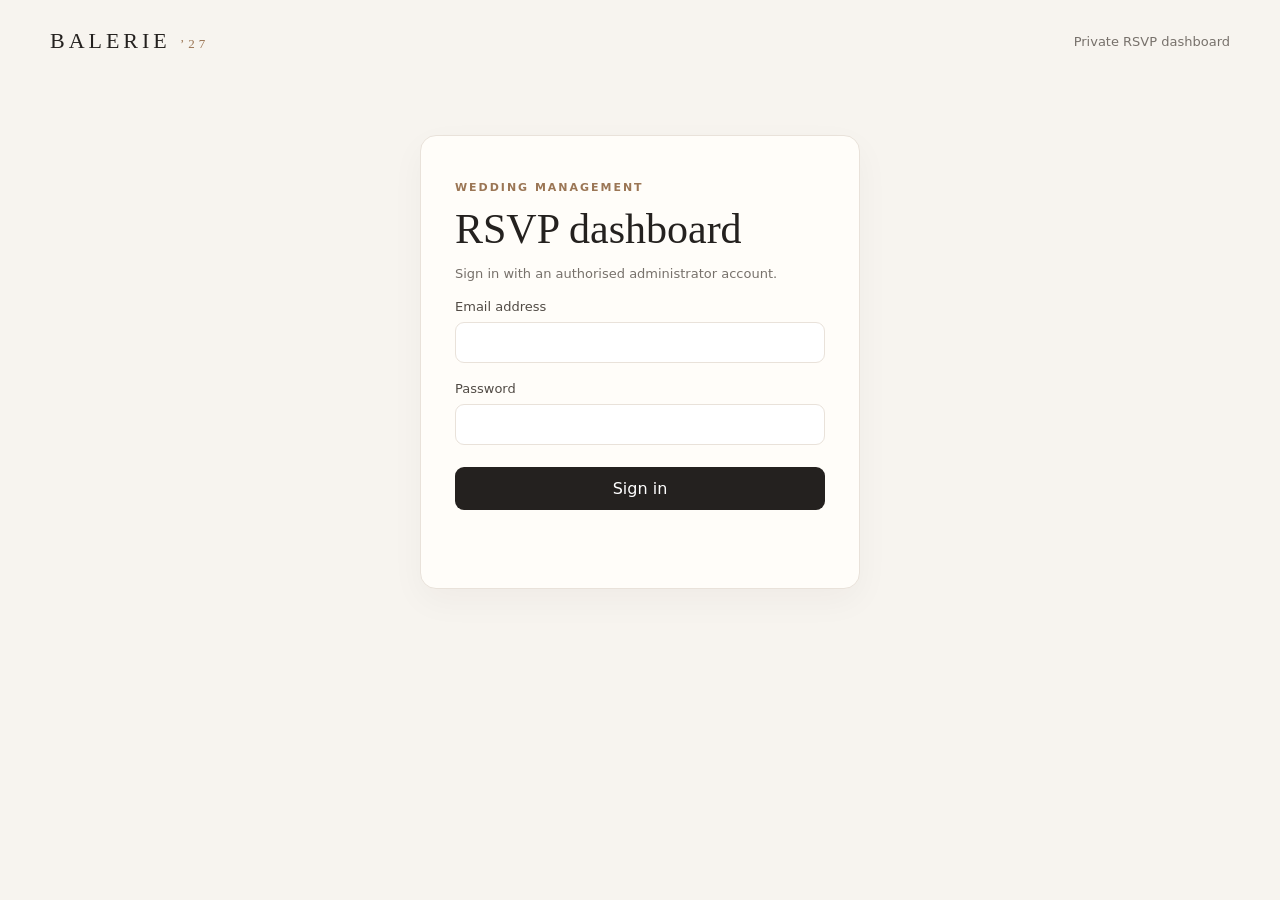
<file: admin.html>
<!doctype html>
<html lang="en">
<head>
  <meta charset="utf-8">
  <meta name="viewport" content="width=device-width, initial-scale=1">
  <meta name="robots" content="noindex,nofollow">
  <title>Balerie — RSVP Admin</title>
  <link rel="stylesheet" href="admin.css">
  <script type="module" src="admin.js"></script>
</head>
<body>
  <main class="shell">
    <header class="topbar">
      <a class="brand" href="./">BALERIE <span>’27</span></a>
      <span class="private-label">Private RSVP dashboard</span>
    </header>

    <section class="login-panel panel" id="login-panel">
      <p class="eyebrow">Wedding management</p>
      <h1>RSVP dashboard</h1>
      <p class="muted">Sign in with an authorised administrator account.</p>
      <form id="login-form">
        <label>Email address<input type="email" name="email" autocomplete="username" required></label>
        <label>Password<input type="password" name="password" autocomplete="current-password" required></label>
        <button type="submit" id="login-button">Sign in</button>
        <p class="message" id="login-message" role="status"></p>
      </form>
    </section>

    <section id="dashboard" hidden>
      <div class="dashboard-heading">
        <div><p class="eyebrow">Val & Bobby · 13 February 2027</p><h1>Guest responses</h1></div>
        <button class="button button-quiet" id="sign-out">Sign out</button>
      </div>

      <div class="stats">
        <article class="stat panel"><span>Total responses</span><strong id="stat-total">0</strong></article>
        <article class="stat panel"><span>Joyfully accepting</span><strong id="stat-yes">0</strong></article>
        <article class="stat panel"><span>Regretfully declining</span><strong id="stat-no">0</strong></article>
        <article class="stat panel"><span>Expected attendees</span><strong id="stat-attending">0</strong></article>
      </div>

      <section class="panel guest-panel">
        <div class="guest-toolbar">
          <div><h2>Guest list</h2><p class="muted" id="last-updated">Loading responses…</p></div>
          <button class="button button-quiet" id="export-csv">Export CSV</button>
        </div>
        <div class="filters">
          <input type="search" id="search" placeholder="Search guest or phone…" aria-label="Search guest list">
          <select id="filter-attendance" aria-label="Filter by response">
            <option value="all">All responses</option>
            <option value="Joyfully accept">Accepting</option>
            <option value="Regretfully decline">Declining</option>
          </select>
          <select id="filter-event" aria-label="Filter by attendance">
            <option value="all">All event choices</option>
            <option value="service-reception">Service & reception</option>
            <option value="wedding-service-only">Wedding service only</option>
            <option value="reception-only">Reception only</option>
            <option value="not-attending">Not attending</option>
          </select>
          <button class="button button-quiet" id="refresh">Refresh</button>
        </div>
        <div class="table-wrap">
          <table>
            <thead><tr><th>Guest</th><th>Phone</th><th>Response</th><th>Attending</th><th>Note</th><th>Received</th><th>Action</th></tr></thead>
            <tbody id="guest-rows"><tr><td colspan="7" class="empty">Loading…</td></tr></tbody>
          </table>
        </div>
        <p class="message" id="dashboard-message" role="status"></p>
      </section>
    </section>
  </main>
</body>
</html>
</file>
<file: style.css>
* {
  box-sizing: border-box;
}

:root {
  color-scheme: light;
  --wine: #74152f;
  --wine-dark: #4c0b27;
  --paper: #f8eeeb;
  --header-height: 72px;
}

html,
body {
  width: 100%;
  height: 100%;
  margin: 0;
  overflow: hidden;
}

body {
  color: var(--wine);
  background: var(--paper);
  font-family: "Times New Roman", Times, serif;
}

.entrance {
  position: fixed;
  z-index: 5;
  inset: 0;
  overflow: hidden;
  border: 1px solid #8e1834;
  border-radius: 9px;
  background: transparent;
}

.entrance::before {
  position: absolute;
  z-index: -1;
  inset: 0;
  border-radius: inherit;
  background-color: var(--paper);
  background-image: radial-gradient(circle, rgba(151, 92, 99, 0.24) 0.8px, transparent 1px);
  background-position: 0 0;
  background-size: 33px 33px;
  content: "";
  transition: opacity 1150ms ease;
}

.entrance.is-opening {
  border-color: transparent;
  transition: border-color 900ms ease;
}

.entrance.is-opening::before {
  opacity: 0;
}

.center-line {
  position: absolute;
  inset: 0 auto 0 50%;
  width: 1px;
  background: rgba(130, 53, 69, 0.2);
  transform: translateX(-50%);
  transition: opacity 550ms ease;
}

.is-opening .center-line {
  opacity: 0;
}

.invitation {
  position: absolute;
  top: 27.4%;
  left: 50%;
  display: flex;
  align-items: center;
  flex-direction: column;
  transform: translateX(-50%);
}

.seal {
  position: relative;
  display: block;
  width: clamp(142px, 13.2vw, 178px);
  aspect-ratio: 1;
  padding: 0;
  overflow: visible;
  border: 0;
  border-radius: 50%;
  background: transparent;
  cursor: pointer;
  isolation: isolate;
  -webkit-tap-highlight-color: transparent;
}

.seal:focus-visible {
  outline: 2px solid #8e1834;
  outline-offset: 6px;
}

.seal:disabled {
  cursor: default;
}

.seal-half {
  position: absolute;
  inset: 0;
  display: grid;
  place-items: center;
  overflow: hidden;
  border: 1px solid rgba(88, 8, 34, 0.8);
  border-radius: 50%;
  color: #f9e9e9;
  background:
    radial-gradient(ellipse at 34% 24%, rgba(255, 164, 174, 0.25), transparent 35%),
    radial-gradient(ellipse at 68% 79%, rgba(45, 0, 17, 0.33), transparent 47%),
    radial-gradient(circle at 50% 43%, #841b3d 0%, #74132f 58%, #5d0b26 100%);
  box-shadow:
    0 14px 19px rgba(67, 16, 32, 0.22),
    0 4px 8px rgba(63, 8, 28, 0.24),
    inset 0 2px 3px rgba(255, 194, 198, 0.34),
    inset 0 -5px 8px rgba(48, 0, 19, 0.44);
  transition: transform 1250ms cubic-bezier(0.65, 0, 0.25, 1);
}

.seal-half--left {
  clip-path: inset(-12% 50% -12% -12%);
}

.seal-half--right {
  clip-path: inset(-12% -12% -12% 50%);
}

.seal-half::before,
.seal-half::after {
  position: absolute;
  border-radius: 50%;
  content: "";
  pointer-events: none;
}

.seal-half::before {
  inset: 6%;
  border: 1px solid rgba(51, 0, 20, 0.47);
  box-shadow:
    0 1px 0 rgba(255, 177, 188, 0.22),
    inset 0 1px 2px rgba(255, 187, 195, 0.2),
    inset 0 -2px 3px rgba(46, 0, 18, 0.38);
}

.seal-half::after {
  inset: 15%;
  border: 1px solid rgba(244, 178, 191, 0.55);
  box-shadow:
    0 1px 2px rgba(48, 0, 20, 0.28),
    inset 0 1px 1px rgba(255, 207, 212, 0.13);
}

.seal-initials {
  position: relative;
  z-index: 1;
  margin-top: -1px;
  color: #f6e8e4;
  font-family: "Baskerville Old Face", Baskerville, "Times New Roman", serif;
  font-size: clamp(36px, 3.35vw, 46px);
  font-weight: 400;
  letter-spacing: -0.07em;
  text-shadow: 0 1px 1px rgba(48, 0, 20, 0.42);
}

.seal:hover:not(:disabled) .seal-half {
  filter: brightness(1.05);
}

.seal:active:not(:disabled) {
  transform: translateY(1px) scale(0.99);
}

.is-opening .seal-half--left {
  transform: translateX(-120vw) rotate(-8deg);
}

.is-opening .seal-half--right {
  transform: translateX(120vw) rotate(8deg);
}

.instructions {
  display: flex;
  align-items: center;
  flex-direction: column;
  gap: 14px;
  margin: 36px 0 0;
  color: #78152f;
  font-family: Arial, Helvetica, sans-serif;
  font-size: 13px;
  font-weight: 400;
  letter-spacing: 0.38em;
  line-height: 1;
  text-align: center;
  text-transform: uppercase;
  white-space: nowrap;
  transition: opacity 300ms ease;
}

.is-opening .instructions {
  opacity: 0;
}

.site {
  position: relative;
  width: 100%;
  height: 100vh;
  height: 100svh;
  overflow-x: hidden;
  overflow-y: auto;
  opacity: 0;
  visibility: hidden;
  transition:
    opacity 1100ms ease,
    visibility 0s linear 1100ms;
}

.site.is-visible {
  opacity: 1;
  visibility: visible;
  transition:
    opacity 1100ms ease,
    visibility 0s;
}

.site-header {
  position: relative;
  z-index: 2;
  display: grid;
  width: 100%;
  height: var(--header-height);
  grid-template-columns: 1fr auto 1fr;
  align-items: center;
  padding: 0 clamp(28px, 10vw, 138px);
  border-bottom: 1px solid #e5cfcd;
  background: #fbf6f4;
}

.brand {
  display: inline-flex;
  width: max-content;
  align-items: flex-start;
  color: var(--wine-dark);
  font-size: 25px;
  font-weight: 400;
  letter-spacing: 0.035em;
  line-height: 1;
  text-decoration: none;
}

.brand sup {
  margin: 8px 0 0 4px;
  color: #a64c63;
  font-size: 11px;
  letter-spacing: 0;
}

.navigation {
  display: flex;
  align-items: center;
  justify-content: center;
  gap: clamp(18px, 2.2vw, 31px);
  white-space: nowrap;
}

.navigation a {
  color: #6f4852;
  font-family: Arial, Helvetica, sans-serif;
  font-size: 12px;
  font-weight: 400;
  letter-spacing: 0.18em;
  text-decoration: none;
  text-transform: uppercase;
  transition: color 180ms ease;
}

.navigation a:hover {
  color: var(--wine-dark);
}

.menu-toggle {
  display: none;
}

.rsvp {
  display: inline-flex;
  align-items: center;
  justify-content: center;
  justify-self: end;
  min-width: 76px;
  height: 37px;
  padding: 0 18px;
  border: 0;
  border-radius: 24px;
  color: var(--paper);
  background: var(--wine-dark);
  font-family: Arial, Helvetica, sans-serif;
  font-size: 11px;
  font-weight: 600;
  letter-spacing: 0.17em;
  text-decoration: none;
  cursor: pointer;
  transition: background-color 180ms ease;
}

.rsvp:hover {
  background: var(--wine);
}

.rsvp:focus-visible,
.menu-toggle:focus-visible {
  outline: 2px solid var(--wine-dark);
  outline-offset: 3px;
}

.hero {
  position: relative;
  --carousel-card-height: clamp(353px, 39.216vw, 549px);
  min-height: calc(100% - var(--header-height));
  padding-top: calc(var(--carousel-card-height) + 200px);
  overflow: hidden;
  background: #f5eae8;
}

.couple-names {
  position: absolute;
  z-index: 1;
  top: clamp(42px, 6.4vh, 58px);
  left: 50%;
  display: flex;
  align-items: center;
  justify-content: center;
  gap: clamp(18px, 3.2vw, 44px);
  width: max-content;
  max-width: 96%;
  margin: 0;
  color: var(--wine-dark);
  font-size: clamp(64px, 9.8vw, 138px);
  font-weight: 400;
  letter-spacing: 0.015em;
  line-height: 0.92;
  transform: translateX(-50%) scaleX(0.84);
}

.ampersand {
  display: grid;
  width: clamp(40px, 3.8vw, 52px);
  aspect-ratio: 1;
  flex: 0 0 auto;
  place-items: center;
  border-radius: 50%;
  color: #fff;
  background: #38a8dd;
  font-size: clamp(32px, 3.5vw, 46px);
  letter-spacing: -0.08em;
  line-height: 1;
  transform: scaleX(1.19);
}

.photo-window {
  position: absolute;
  inset: 0;
  overflow: hidden;
  perspective: 1250px;
  perspective-origin: center 32%;
  transform-style: preserve-3d;
  touch-action: pan-y;
  user-select: none;
}

.photo-card {
  position: absolute;
  top: 0;
  left: 0;
  width: clamp(180px, 20vw, 280px);
  aspect-ratio: 0.51;
  margin: 0;
  overflow: hidden;
  border-radius: 16px;
  background: #e8d8d5;
  box-shadow: 0 12px 25px rgba(68, 32, 38, 0.1);
  backface-visibility: hidden;
  transform-origin: center center;
  transform-style: preserve-3d;
  will-change: transform;
  cursor: grab;
}

.photo-window.is-dragging .photo-card {
  cursor: grabbing;
}

.photo-card img {
  display: block;
  width: 100%;
  height: 100%;
  object-fit: cover;
  -webkit-user-drag: none;
}

.hero-details {
  position: relative;
  z-index: 1;
  display: flex;
  align-items: center;
  flex-direction: column;
  padding: 0 20px 56px;
  text-align: center;
}

.invitation-cta {
  display: inline-flex;
  min-width: 288px;
  min-height: 46px;
  align-items: center;
  justify-content: center;
  padding: 0 28px;
  border-radius: 28px;
  color: var(--paper);
  background: var(--wine-dark);
  font-family: Arial, Helvetica, sans-serif;
  font-size: 12px;
  font-weight: 600;
  letter-spacing: 0.18em;
  text-decoration: none;
  text-transform: uppercase;
  transition: background-color 180ms ease;
}

.invitation-cta:hover {
  background: var(--wine);
}

.invitation-cta:focus-visible {
  outline: 2px solid var(--wine-dark);
  outline-offset: 4px;
}

.event-meta {
  display: flex;
  align-items: center;
  justify-content: center;
  flex-wrap: wrap;
  gap: 20px;
  margin: 43px 0 25px;
  color: #885565;
  font-family: Arial, Helvetica, sans-serif;
  font-size: 12px;
  font-weight: 400;
  letter-spacing: 0.24em;
  line-height: 1.6;
  text-align: center;
  text-transform: uppercase;
}

.event-separator {
  width: 5px;
  height: 5px;
  flex: 0 0 auto;
  border-radius: 50%;
  background: #b94a68;
}

.countdown {
  display: grid;
  width: min(460px, 100%);
  grid-template-columns: repeat(4, 1fr);
  border-top: 1px solid #e4caca;
  border-bottom: 1px solid #e4caca;
}

.countdown-item {
  display: flex;
  min-height: 98px;
  align-items: center;
  flex-direction: column;
  justify-content: center;
  gap: 8px;
}

.countdown-item + .countdown-item {
  border-left: 1px solid #e4caca;
}

.countdown-value {
  color: var(--wine-dark);
  font-size: 32px;
  font-weight: 400;
  line-height: 1;
}

.countdown-label {
  color: #9c7180;
  font-family: Arial, Helvetica, sans-serif;
  font-size: 10px;
  letter-spacing: 0.22em;
  text-transform: uppercase;
}

.formal-invitation {
  display: flex;
  min-height: 100vh;
  min-height: 100svh;
  align-items: flex-start;
  justify-content: center;
  padding: clamp(72px, 12vh, 102px) 24px 72px;
  color: var(--paper);
  background: var(--wine-dark);
  text-align: center;
  scroll-margin-top: 0;
}

.formal-invitation-content {
  width: min(100%, 900px);
}

.invitation-eyebrow {
  margin: 0 0 35px;
  color: #e5b7c0;
  font-family: Arial, Helvetica, sans-serif;
  font-size: 12px;
  font-weight: 600;
  letter-spacing: 0.28em;
  line-height: 1.4;
  text-transform: uppercase;
}

.family-block {
  margin: 0;
}

.family-names {
  margin: 0;
  color: #f8eeeb;
  font-size: clamp(28px, 4vw, 38px);
  font-weight: 400;
  line-height: 1.2;
}

.family-location {
  margin: 15px 0 0;
  color: #e5b7c0;
  font-family: Arial, Helvetica, sans-serif;
  font-size: 14px;
  font-weight: 400;
  line-height: 1.5;
}

.family-ampersand,
.couple-ampersand {
  color: #e5a5b7;
  font-size: 31px;
  line-height: 1;
}

.family-ampersand {
  margin: 23px 0 27px;
}

.invitation-message {
  margin: 40px 0 15px;
  color: #e5a5b7;
  font-size: clamp(18px, 2.5vw, 21px);
  font-style: italic;
  line-height: 1.5;
}

.invited-couple {
  display: flex;
  align-items: center;
  flex-direction: column;
  gap: 8px;
  margin: 0;
  color: #f8eeeb;
  font-size: clamp(44px, 7vw, 68px);
  font-weight: 400;
  letter-spacing: -0.025em;
  line-height: 1.05;
  text-transform: capitalize;
}

.couple-ampersand {
  font-size: clamp(35px, 5vw, 46px);
}

.couple-section {
  min-height: 100vh;
  min-height: 100svh;
  padding: clamp(70px, 10.5vh, 112px) 24px 58px;
  overflow: hidden;
  background: #f5eae8;
  text-align: center;
  scroll-margin-top: 0;
}

.couple-section-heading {
  margin-bottom: clamp(38px, 6vh, 58px);
}

.couple-eyebrow {
  margin: 0 0 17px;
  color: #b94a68;
  font-family: Arial, Helvetica, sans-serif;
  font-size: 12px;
  font-weight: 600;
  letter-spacing: 0.28em;
  line-height: 1.4;
  text-transform: uppercase;
}

.couple-title {
  margin: 0;
  color: var(--wine-dark);
  font-size: clamp(38px, 5.2vw, 54px);
  font-weight: 400;
  line-height: 1.15;
}

.couple-title span {
  color: #bc5474;
}

.couple-portraits {
  position: relative;
  display: grid;
  width: min(100%, 920px);
  grid-template-columns: repeat(2, minmax(0, 1fr));
  align-items: end;
  column-gap: clamp(80px, 12vw, 170px);
  margin: 0 auto;
}

.couple-portrait {
  width: 100%;
  max-width: 373px;
  margin: 0 auto;
}

.couple-portrait img {
  display: block;
  width: 100%;
  aspect-ratio: 0.8;
  object-fit: cover;
  border-radius: 50% 50% 2px 2px / 39% 39% 2px 2px;
  box-shadow: 0 16px 27px rgba(68, 32, 38, 0.15);
}

.couple-bio {
  display: flex;
  align-items: center;
  flex-direction: column;
}

.portrait-role {
  margin-top: 22px;
  color: #b94a68;
  font-family: Arial, Helvetica, sans-serif;
  font-size: 12px;
  font-weight: 600;
  letter-spacing: 0.3em;
  line-height: 1.4;
  text-transform: uppercase;
}

.portrait-name {
  margin-top: 8px;
  color: var(--wine-dark);
  font-size: clamp(24px, 2.5vw, 29px);
  font-weight: 400;
  line-height: 1.25;
}

.portrait-quote-mark {
  height: 34px;
  margin-top: 1px;
  color: #d99aab;
  font-size: 46px;
  line-height: 1;
}

.portrait-quote {
  max-width: 390px;
  margin: 0;
  color: #7a2943;
  font-size: clamp(17px, 1.7vw, 19px);
  font-style: italic;
  line-height: 1.72;
}

.quote-attribution {
  margin-top: 18px;
  color: #b94a68;
  font-family: Arial, Helvetica, sans-serif;
  font-size: 11px;
  font-weight: 400;
  letter-spacing: 0.26em;
  line-height: 1.5;
  text-transform: uppercase;
}

.portrait-ampersand {
  position: absolute;
  top: clamp(240px, 26vw, 350px);
  left: 50%;
  color: #bc5474;
  font-size: clamp(64px, 8vw, 92px);
  font-weight: 400;
  line-height: 1;
  transform: translateX(-50%);
}

.story-scroll {
  position: relative;
  height: 600vh;
  height: 600svh;
  background: #26171b;
}

.story-stage {
  position: sticky;
  top: 0;
  width: 100%;
  height: 100vh;
  height: 100svh;
  overflow: hidden;
  isolation: isolate;
  color: #fff7f6;
  background: #26171b;
}

.story-chapter {
  position: absolute;
  inset: 0;
  overflow: hidden;
  background: #26171b;
}

.story-chapter--first {
  z-index: 0;
}

.story-chapter--next {
  z-index: 1;
  clip-path: circle(
    var(--story-reveal-radius, 12px) at
      var(--story-reveal-x, 82%) var(--story-reveal-y, 48%)
  );
}

.story-background,
.story-shade {
  position: absolute;
  inset: 0;
  width: 100%;
  height: 100%;
}

.story-background {
  object-fit: cover;
  object-position: center;
}

.story-shade {
  background:
    linear-gradient(90deg, rgba(28, 15, 21, 0.88) 0%, rgba(35, 20, 25, 0.58) 39%, rgba(35, 20, 25, 0.08) 100%),
    linear-gradient(0deg, rgba(28, 15, 21, 0.62) 0%, transparent 48%);
}

.story-timeline {
  position: absolute;
  z-index: 2;
  top: 5%;
  right: 6.4%;
  left: 6.4%;
  display: flex;
  align-items: center;
  gap: clamp(13px, 1.7vw, 24px);
  color: rgba(255, 247, 246, 0.66);
  font-family: Arial, Helvetica, sans-serif;
  font-size: 11px;
  letter-spacing: 0.22em;
  line-height: 1;
  text-transform: uppercase;
  white-space: nowrap;
}

.story-timeline-label {
  flex: 0 0 auto;
}

.story-timeline-line {
  height: 1px;
  flex: 1 1 auto;
  background: rgba(255, 247, 246, 0.35);
}

.story-year {
  color: rgba(255, 247, 246, 0.46);
}

.story-year.is-active {
  color: #e7a1b7;
}

.story-copy {
  position: absolute;
  z-index: 2;
  top: 34%;
  left: 6%;
  width: min(42%, 570px);
}

.story-kicker {
  display: flex;
  align-items: center;
  gap: 18px;
  margin: 0 0 20px;
  color: #e7a1b7;
  font-family: Arial, Helvetica, sans-serif;
  font-size: 12px;
  font-weight: 600;
  letter-spacing: 0.3em;
  line-height: 1.4;
  text-transform: uppercase;
}

.story-kicker::after {
  width: 58px;
  height: 1px;
  flex: 0 0 auto;
  background: rgba(231, 161, 183, 0.65);
  content: "";
}

.story-title {
  margin: 0;
  color: #fff7f6;
  font-size: clamp(66px, 9vw, 122px);
  font-weight: 400;
  letter-spacing: -0.035em;
  line-height: 0.94;
}

.story-title span {
  display: block;
  color: #e7a1b7;
  font-family: "Brush Script MT", "Segoe Script", cursive;
  font-size: 0.94em;
  font-style: italic;
  letter-spacing: -0.025em;
  line-height: 1.08;
}

.story-description {
  max-width: 470px;
  margin: 26px 0 0;
  color: rgba(255, 247, 246, 0.86);
  font-family: Arial, Helvetica, sans-serif;
  font-size: 15px;
  font-weight: 400;
  line-height: 1.9;
}

.story-portrait {
  position: absolute;
  z-index: 2;
  top: 19%;
  right: 8%;
  width: clamp(200px, 21vw, 288px);
  height: min(60vh, 420px);
  margin: 0;
  overflow: hidden;
  border: 6px solid rgba(255, 249, 248, 0.94);
  border-radius: 50% 50% 0 0 / 36% 36% 0 0;
  background: #e6e2eb;
  box-shadow: 0 12px 28px rgba(20, 9, 14, 0.22);
}

.story-portrait img {
  display: block;
  width: 100%;
  height: 100%;
  object-fit: cover;
  object-position: center 24%;
}

.story-year-display {
  position: absolute;
  right: 8%;
  bottom: -0.17em;
  margin: 0;
  color: transparent;
  font-size: clamp(105px, 13vw, 178px);
  font-weight: 400;
  letter-spacing: -0.05em;
  line-height: 1;
  -webkit-text-stroke: 1px rgba(255, 247, 246, 0.55);
}

.story-event {
  margin: 24px 0 0;
  color: #e7a1b7;
  font-family: Arial, Helvetica, sans-serif;
  font-size: 11px;
  letter-spacing: 0.2em;
  line-height: 1.6;
  text-transform: uppercase;
}

.story-event span {
  padding: 0 7px;
}

.story-rsvp {
  display: inline-flex;
  min-width: 146px;
  min-height: 46px;
  align-items: center;
  justify-content: center;
  margin-top: 20px;
  padding: 0 24px;
  border-radius: 30px;
  color: var(--wine-dark);
  background: #f0d7d6;
  font-family: Arial, Helvetica, sans-serif;
  font-size: 11px;
  font-weight: 600;
  letter-spacing: 0.2em;
  text-decoration: none;
  text-transform: uppercase;
  transition: background-color 180ms ease;
}

.story-rsvp:hover {
  background: #fff3f0;
}

.story-rsvp:focus-visible {
  outline: 2px solid #fff3f0;
  outline-offset: 4px;
}

.day-section {
  display: block;
  min-height: 100vh;
  min-height: 100svh;
  padding: clamp(72px, 12vh, 112px) 20px 60px;
  color: var(--wine-dark);
  background: #fbf6f4;
  text-align: center;
}

.day-content {
  display: flex;
  width: min(100%, 1080px);
  align-items: center;
  flex-direction: column;
  margin: 0 auto;
}

.day-eyebrow {
  margin: 0;
  color: #b94a68;
  font-family: Arial, Helvetica, sans-serif;
  font-size: 11px;
  font-weight: 600;
  letter-spacing: 0.34em;
  line-height: 1.4;
  text-transform: uppercase;
}

.day-title {
  margin: 20px 0 25px;
  color: var(--wine-dark);
  font-size: clamp(38px, 5vw, 52px);
  font-weight: 400;
  letter-spacing: -0.035em;
  line-height: 1.1;
}

.scratch-scene {
  position: relative;
  z-index: 0;
  width: min(100%, 440px);
  isolation: isolate;
}

.scratch-stars {
  position: absolute;
  z-index: 0;
  inset: -44px -76px;
  overflow: visible;
  pointer-events: none;
}

.scratch-stars span {
  position: absolute;
  top: var(--y);
  left: var(--x);
  color: #b9955d;
  font-size: var(--size);
  line-height: 1;
  opacity: 0.16;
  pointer-events: none;
  text-shadow: 0 0 4px rgba(185, 149, 93, 0.18);
  transform: scale(0.78);
  animation: scratch-star-twinkle var(--duration) ease-in-out var(--delay) infinite;
  will-change: opacity, transform;
}

.scratch-stars span::before {
  content: "✦";
}

@keyframes scratch-star-twinkle {
  0%,
  100% {
    opacity: 0.14;
    transform: scale(0.76);
  }

  48%,
  58% {
    opacity: var(--peak);
    transform: scale(1.08);
  }
}

.scratch-card {
  position: relative;
  z-index: 1;
  display: grid;
  width: 100%;
  aspect-ratio: 2.1;
  place-items: center;
  overflow: hidden;
  border: 1px solid #d59aac;
  border-radius: 17px;
  background: #5b102e;
  box-shadow: 0 20px 30px rgba(89, 29, 48, 0.18);
  cursor: crosshair;
  isolation: isolate;
  -webkit-tap-highlight-color: transparent;
  transition:
    background-color 450ms ease,
    box-shadow 450ms ease;
}

.scratch-card:focus-visible {
  outline: 2px solid var(--wine);
  outline-offset: 5px;
}

.scratch-reveal {
  display: flex;
  align-items: center;
  flex-direction: column;
  gap: 7px;
  padding: 16px;
  color: #fff7f6;
  transition: color 450ms ease;
}

.reveal-day {
  color: #d6a5b4;
  font-family: Arial, Helvetica, sans-serif;
  font-size: 11px;
  letter-spacing: 0.3em;
  line-height: 1.4;
  text-transform: uppercase;
}

.reveal-date {
  display: flex;
  align-items: baseline;
  justify-content: center;
  gap: clamp(8px, 1.2vw, 17px);
  color: #fff7f6;
  font-size: clamp(30px, 4vw, 42px);
  line-height: 1;
  white-space: nowrap;
}

.reveal-date em {
  color: #e8a8bb;
  font-size: 1.02em;
  font-weight: 400;
}

.reveal-details {
  color: #d6a5b4;
  font-family: Arial, Helvetica, sans-serif;
  font-size: 11px;
  letter-spacing: 0.2em;
  line-height: 1.5;
  text-transform: uppercase;
}

.scratch-card.is-revealed {
  box-shadow: 0 20px 34px rgba(58, 8, 28, 0.24);
  cursor: default;
}

.scratch-card.is-revealed .scratch-reveal {
  color: #fff7f6;
}

.scratch-surface {
  position: absolute;
  z-index: 1;
  inset: 0;
  width: 100%;
  height: 100%;
  touch-action: none;
  cursor: crosshair;
  transition: opacity 450ms ease;
}

.scratch-card.is-revealed .scratch-surface {
  opacity: 0;
  pointer-events: none;
}

.scratch-instructions {
  margin: 15px 0 0;
  color: #98747e;
  font-family: Arial, Helvetica, sans-serif;
  font-size: 11px;
  letter-spacing: 0.24em;
  line-height: 1.5;
  text-transform: uppercase;
  transition: color 300ms ease;
}

.day-content:has(.scratch-card.is-revealed) .scratch-instructions {
  color: #b6949d;
}

.day-program {
  width: 100%;
  margin-top: 82px;
}

.venue-grid {
  display: grid;
  grid-template-columns: repeat(2, minmax(0, 1fr));
  border: 1px solid #e6c9c7;
  background: #f5eae7;
  text-align: left;
}

.venue-card {
  min-width: 0;
  padding: 38px 34px 32px;
}

.venue-card + .venue-card {
  border-left: 1px solid #e6c9c7;
}

.venue-tag {
  display: inline-flex;
  min-height: 36px;
  align-items: center;
  padding: 0 16px;
  border: 1px solid #c84e70;
  border-radius: 22px;
  color: #b94a68;
  font-family: Arial, Helvetica, sans-serif;
  font-size: 12px;
  letter-spacing: 0.04em;
}

.venue-name {
  margin: 14px 0 24px;
  color: var(--wine-dark);
  font-size: 27px;
  font-weight: 400;
  line-height: 1.2;
}

.venue-details {
  display: grid;
  gap: 16px;
  margin: 0;
  color: #693044;
  font-family: Arial, Helvetica, sans-serif;
  font-size: 14px;
  line-height: 1.6;
}

.venue-details div {
  display: grid;
  grid-template-columns: 64px minmax(0, 1fr);
  column-gap: 14px;
}

.venue-details dt {
  color: #9c7180;
  font-size: 11px;
  letter-spacing: 0.16em;
  text-transform: uppercase;
}

.venue-details dd {
  margin: 0;
}

.day-timeline {
  position: relative;
  display: grid;
  grid-template-columns: repeat(5, minmax(0, 1fr));
  margin: 54px 0 0;
  padding: 0;
  list-style: none;
}

.day-timeline::before {
  position: absolute;
  top: 8px;
  right: 10%;
  left: 10%;
  height: 1px;
  background: #c84e70;
  content: "";
}

.day-timeline li {
  position: relative;
  display: flex;
  align-items: center;
  flex-direction: column;
  gap: 8px;
  padding: 0 8px;
  text-align: center;
}

.day-timeline li::before {
  z-index: 1;
  width: 14px;
  height: 14px;
  border: 1px solid #c84e70;
  border-radius: 50%;
  background: #fbf6f4;
  content: "";
}

.day-timeline time {
  color: var(--wine-dark);
  font-family: Arial, Helvetica, sans-serif;
  font-size: 13px;
  font-weight: 600;
  letter-spacing: 0.08em;
  white-space: nowrap;
}

.day-timeline li span {
  color: #9c7180;
  font-family: Arial, Helvetica, sans-serif;
  font-size: 13px;
  line-height: 1.5;
}

.attire-section {
  display: grid;
  min-height: min(100vh, 680px);
  min-height: min(100svh, 680px);
  place-items: center;
  padding: 72px 22px;
  color: var(--wine-dark);
  background: #f5eae7;
  text-align: center;
}

.attire-content {
  width: min(100%, 700px);
}

.attire-eyebrow {
  margin: 0 0 19px;
  color: #b94a68;
  font-family: Arial, Helvetica, sans-serif;
  font-size: 11px;
  font-weight: 600;
  letter-spacing: 0.34em;
  line-height: 1.4;
  text-transform: uppercase;
}

.attire-title {
  margin: 0;
  color: var(--wine-dark);
  font-size: clamp(38px, 5vw, 52px);
  font-weight: 400;
  letter-spacing: -0.035em;
  line-height: 1.1;
}

.attire-palette {
  display: flex;
  align-items: flex-start;
  justify-content: center;
  gap: 16px;
  margin: 48px 0 0;
  padding: 0;
  list-style: none;
}

.attire-colour {
  display: flex;
  min-width: 148px;
  align-items: center;
  flex-direction: column;
  gap: 14px;
}

.colour-swatch {
  display: block;
  width: clamp(112px, 11vw, 150px);
  aspect-ratio: 1;
  border-radius: 50%;
}

.colour-swatch--mauve {
  background: #a77a91;
}

.colour-swatch--blush {
  background: #e8a9bb;
}

.colour-swatch--magenta {
  background: #c21868;
}

.colour-name {
  color: #7a2943;
  font-family: Arial, Helvetica, sans-serif;
  font-size: 12px;
  letter-spacing: 0.2em;
  line-height: 1.4;
  text-transform: uppercase;
}

.gallery-section {
  position: relative;
  height: 100vh;
  height: 100svh;
  color: #f7e9ed;
  background: #16070f;
}

.gallery-stage {
  position: sticky;
  top: 0;
  width: 100%;
  height: 100vh;
  height: 100svh;
  overflow: hidden;
  background: #16070f;
  isolation: isolate;
}

.gallery-header {
  position: absolute;
  z-index: 3;
  top: 5%;
  right: 6%;
  left: 6%;
  display: flex;
  align-items: flex-start;
  justify-content: space-between;
  pointer-events: none;
}

.gallery-eyebrow,
.gallery-meta,
.gallery-footer {
  font-family: Arial, Helvetica, sans-serif;
  text-transform: uppercase;
}

.gallery-eyebrow {
  margin: 0 0 3px;
  color: #e4a0b7;
  font-size: 12px;
  font-weight: 600;
  letter-spacing: 0.28em;
  line-height: 1.4;
}

.gallery-title {
  margin: 0;
  color: #fff3f5;
  font-size: clamp(58px, 7vw, 94px);
  font-weight: 400;
  letter-spacing: -0.035em;
  line-height: 0.95;
}

.gallery-title em,
.gallery-category-title em {
  color: #e4a0b7;
  font-family: "Brush Script MT", "Segoe Script", cursive;
  font-weight: 400;
}

.gallery-title em {
  font-size: 0.95em;
}

.gallery-meta {
  margin-top: 58px;
  color: #bca3ad;
  font-size: 11px;
  letter-spacing: 0.24em;
  line-height: 1.6;
  text-align: right;
}

.gallery-meta p {
  margin: 0;
}

.gallery-meta p + p {
  margin-top: 7px;
}

.gallery-meta span {
  padding: 0 5px;
  color: #e4a0b7;
}

.gallery-viewport {
  position: absolute;
  inset: 0;
  overflow: hidden;
}

.gallery-track {
  display: flex;
  width: max-content;
  height: 100%;
  align-items: stretch;
  will-change: transform;
}

.gallery-category {
  display: flex;
  width: max-content;
  height: 100%;
  flex: 0 0 auto;
  align-items: center;
  gap: clamp(18px, 2vw, 30px);
  padding: 15vh 5vw 12vh;
}

.gallery-category--world .gallery-world-lead {
  order: 0;
}

.gallery-category--world .gallery-intro {
  order: 1;
}

.gallery-category--world .gallery-photo:not(.gallery-world-lead) {
  order: 2;
}

.gallery-intro {
  display: flex;
  width: clamp(250px, 22vw, 300px);
  flex: 0 0 clamp(250px, 22vw, 300px);
  flex-direction: column;
  justify-content: center;
  min-height: 270px;
  padding-left: 22px;
  border-left: 1px solid rgba(228, 160, 183, 0.35);
}

.gallery-category-number {
  color: transparent;
  font-size: clamp(64px, 7vw, 90px);
  font-weight: 400;
  letter-spacing: -0.06em;
  line-height: 0.95;
  -webkit-text-stroke: 1px rgba(235, 206, 217, 0.55);
}

.gallery-category-title {
  margin: 8px 0 12px;
  color: #fff3f5;
  font-size: clamp(26px, 2.4vw, 34px);
  font-weight: 400;
  line-height: 1.1;
}

.gallery-category-title em {
  font-size: 1em;
}

.gallery-intro p {
  max-width: 250px;
  margin: 0;
  color: #c4aeb7;
  font-family: Arial, Helvetica, sans-serif;
  font-size: 13px;
  line-height: 1.65;
}

.gallery-photo {
  position: relative;
  display: block;
  width: clamp(175px, 20vw, 275px);
  height: clamp(260px, 62vh, 430px);
  flex: 0 0 auto;
  overflow: hidden;
  border-radius: 6px;
  background: #321622;
  text-decoration: none;
  transform: translateY(var(--gallery-photo-offset, 0));
}

.gallery-photo--one {
  --gallery-photo-offset: -2vh;
  width: clamp(205px, 20vw, 275px);
  height: clamp(310px, 64vh, 440px);
}

.gallery-photo--two {
  --gallery-photo-offset: 7vh;
  width: clamp(170px, 16vw, 225px);
  height: clamp(255px, 49vh, 350px);
}

.gallery-photo--three {
  --gallery-photo-offset: 4vh;
  width: clamp(195px, 20vw, 275px);
  height: clamp(300px, 62vh, 425px);
}

.gallery-photo--four {
  --gallery-photo-offset: 8vh;
  width: clamp(165px, 15vw, 210px);
  height: clamp(245px, 47vh, 330px);
}

.gallery-photo--five {
  --gallery-photo-offset: -1vh;
  width: clamp(185px, 19vw, 260px);
  height: clamp(280px, 58vh, 400px);
}

.gallery-photo--six {
  --gallery-photo-offset: 5vh;
  width: clamp(170px, 16vw, 225px);
  height: clamp(255px, 49vh, 350px);
}

.gallery-photo img {
  display: block;
  width: 100%;
  height: 100%;
  object-fit: cover;
  transition: transform 500ms ease;
}

.gallery-photo:hover img,
.gallery-photo:focus-visible img {
  transform: scale(1.035);
}

.gallery-photo:focus-visible {
  outline: 2px solid #e4a0b7;
  outline-offset: 4px;
}

.gallery-photo > span {
  position: absolute;
  right: 14px;
  bottom: 12px;
  left: 14px;
  color: #fff3f5;
  font-family: Arial, Helvetica, sans-serif;
  font-size: 10px;
  font-weight: 600;
  letter-spacing: 0.22em;
  text-shadow: 0 1px 5px rgba(0, 0, 0, 0.7);
}

.gallery-footer {
  position: absolute;
  z-index: 3;
  right: 6%;
  bottom: 3.4%;
  left: 6%;
  display: flex;
  align-items: center;
  gap: 20px;
  color: #dfcbd2;
  font-size: 10px;
  letter-spacing: 0.2em;
  line-height: 1;
  pointer-events: none;
}

.gallery-current-category,
.gallery-scroll-prompt {
  flex: 0 0 auto;
}

.gallery-progress-track {
  height: 1px;
  flex: 1 1 auto;
  overflow: hidden;
  background: rgba(228, 160, 183, 0.28);
}

.gallery-progress-fill {
  display: block;
  width: 100%;
  height: 100%;
  background: #e4a0b7;
  transform: scaleX(0);
  transform-origin: left center;
}

.lightbox[hidden] {
  display: none;
}

.lightbox {
  position: fixed;
  z-index: 20;
  inset: 0;
  display: grid;
  grid-template-rows: auto minmax(0, 1fr) auto;
  padding: clamp(18px, 3vw, 40px);
  color: #f7e9ed;
  background: rgba(18, 5, 12, 0.94);
  -webkit-backdrop-filter: blur(12px);
  backdrop-filter: blur(12px);
  overscroll-behavior: contain;
  opacity: 0;
  pointer-events: none;
  visibility: hidden;
  transition:
    opacity 280ms ease,
    visibility 280ms ease;
}

.lightbox.is-open {
  opacity: 1;
  pointer-events: auto;
  visibility: visible;
}

.lightbox-toolbar {
  display: flex;
  min-height: 48px;
  align-items: flex-start;
  justify-content: space-between;
}

.lightbox-category,
.lightbox-counter {
  color: #e4a0b7;
  font-family: Arial, Helvetica, sans-serif;
  font-size: 11px;
  font-weight: 500;
  letter-spacing: 0.24em;
  line-height: 1.5;
  text-transform: uppercase;
}

.lightbox-category {
  margin: 11px 0 0;
}

.lightbox-close,
.lightbox-nav {
  display: grid;
  width: 48px;
  height: 48px;
  flex: 0 0 auto;
  place-items: center;
  border: 1px solid rgba(228, 160, 183, 0.3);
  border-radius: 50%;
  color: #f7e9ed;
  background: rgba(32, 10, 21, 0.55);
  cursor: pointer;
  transition:
    color 180ms ease,
    background-color 180ms ease,
    border-color 180ms ease;
}

.lightbox-close {
  font-family: Arial, Helvetica, sans-serif;
  font-size: 31px;
  font-weight: 200;
  line-height: 1;
}

.lightbox-close span {
  margin-top: -3px;
}

.lightbox-nav {
  width: 54px;
  height: 54px;
  font-size: 23px;
}

.lightbox-close:hover,
.lightbox-nav:not(:disabled):hover {
  border-color: #e4a0b7;
  color: #16070f;
  background: #e4a0b7;
}

.lightbox-close:focus-visible,
.lightbox-nav:focus-visible {
  outline: 2px solid #e4a0b7;
  outline-offset: 4px;
}

.lightbox-nav:disabled {
  opacity: 0.28;
  cursor: default;
}

.lightbox-viewer {
  display: grid;
  min-height: 0;
  grid-template-columns: minmax(48px, 1fr) minmax(0, auto) minmax(48px, 1fr);
  align-items: center;
  justify-items: center;
  gap: clamp(14px, 3vw, 48px);
  touch-action: pan-y;
}

.lightbox-image-wrap {
  display: grid;
  width: 100%;
  height: 100%;
  min-width: 0;
  min-height: 0;
  place-items: center;
}

.lightbox-image {
  display: block;
  max-width: min(100%, 1300px);
  max-height: min(78svh, 900px);
  object-fit: contain;
  user-select: none;
  -webkit-user-drag: none;
}

.lightbox-caption {
  display: flex;
  min-height: 44px;
  align-items: flex-end;
  justify-content: center;
  padding-bottom: 4px;
}

.lightbox-counter {
  color: #c4aeb7;
  font-size: 10px;
  letter-spacing: 0.22em;
}

@media (max-width: 1050px) {
  .site-header {
    padding-right: 28px;
    padding-left: 28px;
  }

  .navigation {
    gap: clamp(12px, 1.8vw, 20px);
  }

  .navigation a {
    font-size: 10px;
    letter-spacing: 0.13em;
  }

  .brand {
    font-size: 22px;
  }
}

@media (max-width: 760px) {
  :root {
    --header-height: 64px;
  }

  .site-header {
    grid-template-columns: 1fr auto auto;
    grid-template-rows: 1fr;
    padding: 0 18px;
  }

  .brand {
    font-size: 21px;
  }

  .brand sup {
    margin-top: 6px;
    font-size: 9px;
  }

  .navigation {
    position: absolute;
    z-index: 3;
    top: 100%;
    right: 0;
    left: 0;
    display: flex;
    max-height: 0;
    flex-direction: column;
    align-items: stretch;
    justify-content: flex-start;
    gap: 0;
    overflow: hidden;
    border-bottom: 1px solid transparent;
    background: #fbf6f4;
    box-shadow: 0 14px 22px rgba(68, 32, 38, 0.08);
    opacity: 0;
    transform: translateY(-8px);
    visibility: hidden;
    transition:
      max-height 320ms ease,
      opacity 220ms ease,
      transform 320ms ease,
      visibility 0s linear 320ms,
      border-color 220ms ease;
  }

  .navigation.is-open {
    max-height: min(80vh, 500px);
    border-bottom-color: #e5cfcd;
    opacity: 1;
    transform: translateY(0);
    visibility: visible;
    transition:
      max-height 360ms ease,
      opacity 220ms ease,
      transform 320ms ease,
      visibility 0s,
      border-color 220ms ease;
  }

  .navigation a {
    padding: 15px 24px;
    border-top: 1px solid rgba(229, 207, 205, 0.68);
    font-size: 11px;
    letter-spacing: 0.17em;
  }

  .menu-toggle {
    display: flex;
    width: 40px;
    height: 40px;
    align-items: center;
    flex-direction: column;
    justify-content: center;
    gap: 5px;
    margin-right: 14px;
    padding: 0;
    border: 0;
    background: transparent;
    cursor: pointer;
  }

  .menu-toggle span {
    display: block;
    width: 21px;
    height: 1px;
    border-radius: 1px;
    background: var(--wine-dark);
    transition:
      transform 220ms ease,
      opacity 180ms ease;
  }

  .menu-toggle[aria-expanded="true"] span:first-child {
    transform: translateY(6px) rotate(45deg);
  }

  .menu-toggle[aria-expanded="true"] span:nth-child(2) {
    opacity: 0;
  }

  .menu-toggle[aria-expanded="true"] span:last-child {
    transform: translateY(-6px) rotate(-45deg);
  }

  .rsvp {
    min-width: 70px;
    height: 33px;
    font-size: 10px;
  }

  .couple-names {
    top: clamp(44px, 8vh, 66px);
    gap: clamp(12px, 3.5vw, 24px);
    font-size: clamp(50px, 12vw, 88px);
    transform: translateX(-50%);
  }

  .ampersand {
    width: clamp(34px, 8vw, 48px);
    font-size: clamp(27px, 6.5vw, 40px);
    transform: none;
  }

  .photo-card {
    width: 41vw;
    max-width: 230px;
    aspect-ratio: 0.57;
    border-radius: 12px;
  }

  .hero {
    --carousel-card-height: clamp(231px, 71.93vw, 404px);
    padding-top: calc(var(--carousel-card-height) + 178px);
  }

  .photo-window {
    perspective: 900px;
    perspective-origin: center 28%;
  }

  .hero-details {
    padding-right: 16px;
    padding-left: 16px;
    padding-bottom: 38px;
  }

  .event-meta {
    gap: 12px;
    margin-top: 32px;
    margin-bottom: 20px;
    font-size: 10px;
    letter-spacing: 0.16em;
  }

  .countdown-item {
    min-height: 86px;
  }

  .countdown-value {
    font-size: 28px;
  }

  .formal-invitation {
    min-height: 100vh;
    min-height: 100svh;
    padding: 68px 22px 56px;
  }

  .invitation-eyebrow {
    margin-bottom: 30px;
    font-size: 10px;
  }

  .family-names {
    font-size: clamp(25px, 6vw, 34px);
  }

  .family-location {
    margin-top: 10px;
    font-size: 12px;
  }

  .family-ampersand {
    margin: 19px 0 22px;
  }

  .invitation-message {
    margin-top: 34px;
    font-size: 18px;
  }

  .invited-couple {
    font-size: clamp(38px, 9.5vw, 56px);
  }

  .couple-section {
    padding: 68px 22px 48px;
  }

  .couple-section-heading {
    margin-bottom: 36px;
  }

  .couple-title {
    font-size: clamp(34px, 8vw, 44px);
  }

  .couple-portraits {
    column-gap: clamp(28px, 8vw, 64px);
  }

  .portrait-role {
    margin-top: 16px;
    font-size: 10px;
  }

  .portrait-name {
    font-size: clamp(22px, 4vw, 27px);
  }

  .portrait-quote {
    font-size: 16px;
    line-height: 1.65;
  }

  .quote-attribution {
    margin-top: 14px;
    font-size: 9px;
    letter-spacing: 0.2em;
  }

  .portrait-ampersand {
    top: clamp(225px, 35vw, 285px);
    font-size: 62px;
  }

  .story-timeline {
    top: 5%;
    right: 5%;
    left: 5%;
    gap: clamp(5px, 1.3vw, 10px);
    font-size: 8px;
    letter-spacing: 0.1em;
  }

  .story-timeline-label {
    letter-spacing: 0.14em;
  }

  .story-copy {
    top: 25%;
    left: 6%;
    width: 88%;
  }

  .story-kicker {
    gap: 8px;
    margin-bottom: 15px;
    font-size: 9px;
    letter-spacing: 0.15em;
  }

  .story-kicker::after {
    width: 22px;
  }

  .story-title {
    font-size: clamp(44px, 10vw, 72px);
  }

  .story-description {
    margin-top: 17px;
    font-size: 13px;
    line-height: 1.75;
  }

  .story-portrait {
    display: none;
  }

  .story-year-display {
    right: 5%;
    font-size: clamp(82px, 21vw, 132px);
  }

  .story-event {
    margin-top: 15px;
    font-size: 8px;
    letter-spacing: 0.12em;
  }

  .story-rsvp {
    min-width: 118px;
    min-height: 38px;
    margin-top: 12px;
    padding: 0 16px;
    font-size: 9px;
  }

  .day-section {
    padding-right: 22px;
    padding-left: 22px;
  }

  .day-title {
    margin-top: 16px;
    margin-bottom: 22px;
    font-size: clamp(36px, 8vw, 46px);
  }

  .day-program {
    margin-top: 58px;
  }

  .venue-card {
    padding: 28px 24px;
  }

  .venue-details {
    font-size: 12px;
  }

  .day-timeline {
    margin-top: 42px;
  }

  .day-timeline li span {
    font-size: 11px;
  }

  .attire-section {
    min-height: min(100svh, 620px);
  }

  .attire-palette {
    gap: 8px;
    margin-top: 38px;
  }

  .attire-colour {
    min-width: 0;
    flex: 1 1 0;
    gap: 11px;
  }

  .colour-swatch {
    width: clamp(76px, 23vw, 130px);
  }

  .colour-name {
    font-size: 9px;
    letter-spacing: 0.12em;
  }

  .scratch-card {
    aspect-ratio: 1.75;
    border-radius: 14px;
  }

  .scratch-stars {
    inset: -32px -36px;
  }

  .scratch-instructions {
    max-width: 300px;
    font-size: 9px;
    letter-spacing: 0.17em;
  }

  .reveal-date {
    gap: clamp(7px, 2vw, 12px);
    font-size: clamp(26px, 7vw, 34px);
  }

  .reveal-day,
  .reveal-details {
    font-size: 9px;
    letter-spacing: 0.16em;
  }

  .day-program {
    margin-top: 48px;
  }

  .venue-grid {
    grid-template-columns: minmax(0, 1fr);
  }

  .venue-card {
    padding: 24px 20px;
  }

  .venue-card + .venue-card {
    border-top: 1px solid #e6c9c7;
    border-left: 0;
  }

  .venue-name {
    margin: 12px 0 18px;
    font-size: 24px;
  }

  .venue-details {
    gap: 12px;
    font-size: 12px;
  }

  .venue-details div {
    grid-template-columns: 58px minmax(0, 1fr);
    column-gap: 10px;
  }

  .day-timeline {
    grid-template-columns: minmax(0, 1fr);
    gap: 0;
    margin: 34px 0 0 7px;
    padding-left: 25px;
  }

  .day-timeline::before {
    top: 7px;
    bottom: 23px;
    left: 6px;
    width: 1px;
    height: auto;
  }

  .day-timeline li {
    display: grid;
    grid-template-columns: 1fr;
    justify-items: start;
    gap: 4px;
    padding: 0 0 23px;
    text-align: left;
  }

  .day-timeline li::before {
    position: absolute;
    top: 1px;
    left: -25px;
    width: 13px;
    height: 13px;
  }
}

.rsvp-section {
  display: grid;
  min-height: 100vh;
  min-height: 100svh;
  place-items: center;
  padding: 48px 24px;
  color: #f8eeeb;
  background: #4c0b27;
  text-align: center;
}

.rsvp-content {
  width: min(100%, 720px);
  margin: auto;
}

.rsvp-eyebrow,
.rsvp-field > span,
.rsvp-attending > span,
.rsvp-attendance legend {
  font-family: Arial, Helvetica, sans-serif;
  font-size: 10px;
  font-weight: 400;
  letter-spacing: 0.24em;
  text-transform: uppercase;
}

.rsvp-eyebrow {
  margin: 0 0 18px;
  color: #f1d9df;
  font-size: 11px;
  font-weight: 600;
  letter-spacing: 0.27em;
}

.rsvp-title {
  margin: 0;
  color: #f8eeeb;
  font-size: clamp(50px, 5vw, 54px);
  font-weight: 400;
  letter-spacing: 0.015em;
  line-height: 0.98;
}

.rsvp-description {
  margin: 24px 0 50px;
  color: rgba(248, 238, 235, 0.88);
  font-family: Arial, Helvetica, sans-serif;
  font-size: 16px;
}

.rsvp-contacts {
  display: flex;
  justify-content: center;
  flex-wrap: wrap;
  gap: 14px;
}

.rsvp-contact {
  display: flex;
  width: 280px;
  min-height: 55px;
  align-items: center;
  justify-content: space-between;
  gap: 12px;
  padding: 0 8px 0 20px;
  border: 1px solid rgba(241, 213, 216, 0.24);
  border-radius: 999px;
}

.rsvp-phone {
  color: #f8eeeb;
  font-family: Arial, Helvetica, sans-serif;
  font-size: 21px;
  letter-spacing: 0.045em;
  text-decoration: none;
  white-space: nowrap;
}

.rsvp-copy {
  min-width: 64px;
  min-height: 36px;
  padding: 0 13px;
  border: 1px solid #f8eeeb;
  border-radius: 999px;
  color: #4c0b27;
  background: #f8eeeb;
  font-family: Arial, Helvetica, sans-serif;
  font-size: 10px;
  font-weight: 600;
  letter-spacing: 0.13em;
  text-transform: uppercase;
  cursor: pointer;
  transition: color 180ms ease, background-color 180ms ease, border-color 180ms ease;
}

.rsvp-copy:hover,
.rsvp-copy:focus-visible {
  border-color: #e8b3c1;
  color: #fff;
  background: #8d3655;
}

.rsvp-copy-status {
  position: absolute;
  width: 1px;
  height: 1px;
  overflow: hidden;
  clip: rect(0, 0, 0, 0);
  white-space: nowrap;
  clip-path: inset(50%);
}

.rsvp-divider {
  display: flex;
  align-items: center;
  justify-content: center;
  gap: 10px;
  margin: 52px 0 36px;
  color: #e8a9b9;
  font-size: 17px;
  font-style: italic;
}

.rsvp-divider::before,
.rsvp-divider::after {
  display: none;
}

.rsvp-form {
  width: min(100%, 720px);
  margin: 0 auto;
  text-align: left;
}

.rsvp-fields {
  display: grid;
  grid-template-columns: repeat(2, minmax(0, 1fr));
  gap: 20px;
}

.rsvp-field {
  display: grid;
  gap: 18px;
}

.rsvp-field > span,
.rsvp-attending > span,
.rsvp-attendance legend {
  color: #e4b7c1;
  font-size: 11px;
  letter-spacing: 0.17em;
}

.rsvp-field input {
  width: 100%;
  min-height: 38px;
  padding: 0 0 8px;
  border: 0;
  border-bottom: 1px solid rgba(241, 213, 216, 0.29);
  outline: 0;
  color: #f8eeeb;
  background: transparent;
  font: 16px Arial, Helvetica, sans-serif;
}

.rsvp-field input::placeholder {
  color: rgba(248, 238, 235, 0.62);
}

.rsvp-field input:focus {
  border-bottom-color: #e8b3c1;
}

.rsvp-attendance {
  min-width: 0;
  margin: 22px 0 22px;
  padding: 0;
  border: 0;
}

.rsvp-attendance legend {
  margin-bottom: 13px;
}

.rsvp-options {
  display: flex;
  flex-wrap: wrap;
  gap: 11px;
}

.rsvp-option {
  display: inline-flex;
  min-height: 51px;
  align-items: center;
  gap: 10px;
  padding: 0 20px;
  border: 1px solid rgba(241, 213, 216, 0.25);
  border-radius: 999px;
  color: #f8eeeb;
  font-family: Arial, Helvetica, sans-serif;
  font-size: 14px;
  cursor: pointer;
  transition: border-color 180ms ease, background-color 180ms ease;
}

.rsvp-option input {
  width: 14px;
  height: 14px;
  margin: 0;
  accent-color: #e8a9b9;
}

.rsvp-option:has(input:checked) {
  border-color: rgba(241, 213, 216, 0.72);
  background: rgba(232, 169, 185, 0.1);
}

.rsvp-option input:focus-visible {
  outline: 2px solid #f8eeeb;
  outline-offset: 2px;
}

.rsvp-attending {
  display: grid;
  gap: 18px;
  margin-top: 21px;
}

.rsvp-attending select {
  width: 100%;
  min-height: 42px;
  padding: 0 28px 8px 4px;
  border: 0;
  border-bottom: 1px solid rgba(241, 213, 216, 0.29);
  border-radius: 0;
  outline: 0;
  appearance: none;
  color: #f8eeeb;
  background-color: transparent;
  background-image: url("data:image/svg+xml,%3Csvg xmlns='http://www.w3.org/2000/svg' width='12' height='8' viewBox='0 0 12 8'%3E%3Cpath d='m1 1 5 5 5-5' fill='none' stroke='%23f8eeeb' stroke-width='1.5'/%3E%3C/svg%3E");
  background-repeat: no-repeat;
  background-position: right 5px center;
  font: 16px Arial, Helvetica, sans-serif;
}

.rsvp-attending select:focus {
  border-bottom-color: #e8b3c1;
}

.rsvp-attending option {
  color: #4c0b27;
  background: #f8eeeb;
}

.rsvp-note {
  display: grid;
  gap: 14px;
  margin-top: 21px;
}

.rsvp-note > span {
  color: #e4b7c1;
  font-family: Arial, Helvetica, sans-serif;
  font-size: 11px;
  letter-spacing: 0.17em;
  text-transform: uppercase;
}

.rsvp-note textarea {
  width: 100%;
  min-height: 78px;
  padding: 8px 4px 10px;
  border: 0;
  border-bottom: 1px solid rgba(241, 213, 216, 0.29);
  border-radius: 0;
  outline: 0;
  resize: both;
  color: #f8eeeb;
  background: transparent;
  font: 15px/1.6 Arial, Helvetica, sans-serif;
  transition: border-color 180ms ease;
}

.rsvp-note textarea::placeholder {
  color: rgba(248, 238, 235, 0.62);
}

.rsvp-note textarea:focus {
  border-bottom-color: #e8b3c1;
}

.rsvp-submit-wrap {
  display: flex;
  justify-content: center;
  margin-top: 20px;
}

.rsvp-submit {
  min-width: 149px;
  min-height: 47px;
  padding: 0 25px;
  border: 1px solid #f8eeeb;
  border-radius: 999px;
  color: #4c0b27;
  background: #f8eeeb;
  font-family: Arial, Helvetica, sans-serif;
  font-size: 11px;
  font-weight: 600;
  letter-spacing: 0.19em;
  text-transform: uppercase;
  cursor: pointer;
  transition:
    transform 180ms ease,
    color 180ms ease,
    background-color 180ms ease,
    box-shadow 180ms ease;
}

.rsvp-submit:hover {
  color: #f8eeeb;
  background: transparent;
  box-shadow: 0 4px 16px rgba(0, 0, 0, 0.12);
  transform: translateY(-2px);
}

.rsvp-submit:active {
  transform: translateY(1px) scale(0.98);
}

.rsvp-section :focus-visible {
  outline-color: #f4cbd3;
  outline-offset: 4px;
}

@media (max-width: 560px) {
  .rsvp-section {
    padding: 50px 20px;
  }

  .rsvp-description {
    max-width: 340px;
    margin: 20px auto 30px;
    line-height: 1.6;
  }

  .rsvp-contacts {
    align-items: center;
    flex-direction: column;
    gap: 10px;
  }

  .rsvp-contact {
    width: min(100%, 310px);
  }

  .rsvp-phone {
    font-size: 18px;
  }

  .rsvp-divider {
    margin: 36px 0 27px;
  }

  .rsvp-fields {
    grid-template-columns: minmax(0, 1fr);
    gap: 16px;
  }

  .rsvp-attendance {
    margin-top: 22px;
  }

  .rsvp-options {
    gap: 8px;
  }

  .rsvp-option {
    min-height: 47px;
    padding: 0 13px;
    font-size: 12px;
  }

  .rsvp-note {
    margin-top: 20px;
  }

  .rsvp-note textarea {
    min-height: 88px;
    resize: vertical;
  }

  .rsvp-submit-wrap {
    margin-top: 18px;
  }

  .rsvp-submit:active {
    transition-duration: 80ms;
  }
}

@media (max-width: 390px) {
  .site-header {
    padding-right: 14px;
    padding-left: 14px;
  }

  .menu-toggle {
    margin-right: 10px;
  }

  .couple-names {
    gap: 10px;
    font-size: 12vw;
  }
}

@media (max-width: 560px) {
  .couple-section {
    padding-right: 20px;
    padding-left: 20px;
  }

  .couple-section-heading {
    margin-bottom: 32px;
  }

  .couple-title {
    font-size: clamp(32px, 8.5vw, 40px);
  }

  .couple-portraits {
    display: flex;
    align-items: center;
    flex-direction: column;
    gap: 25px;
  }

  .couple-portrait {
    width: min(76vw, 320px);
  }

  .couple-portrait img {
    aspect-ratio: 0.8;
  }

  .portrait-role {
    margin-top: 15px;
  }

  .portrait-name {
    font-size: 26px;
  }

  .portrait-quote {
    font-size: 17px;
    line-height: 1.7;
  }

  .portrait-ampersand {
    position: static;
    font-size: 55px;
    transform: none;
  }
}

@media (max-height: 500px) and (orientation: landscape) {
  :root {
    --header-height: 58px;
  }

  .site-header {
    padding-right: 30px;
    padding-left: 30px;
  }

  .navigation a {
    font-size: 9px;
  }

  .couple-names {
    top: 28px;
    font-size: clamp(50px, 11vw, 90px);
  }

  .photo-card {
    width: clamp(120px, 18vw, 200px);
  }
}

@media (max-width: 760px) {
  .gallery-header {
    top: 4%;
    right: 5%;
    left: 5%;
    align-items: flex-start;
  }

  .gallery-eyebrow {
    font-size: 9px;
    letter-spacing: 0.2em;
  }

  .gallery-title {
    font-size: clamp(38px, 11vw, 54px);
  }

  .gallery-meta {
    max-width: 46%;
    margin-top: 39px;
    font-size: 8px;
    letter-spacing: 0.12em;
  }

  .gallery-meta p + p {
    margin-top: 5px;
  }

  .gallery-category {
    display: flex;
    width: max-content;
    height: 100%;
    align-items: center;
    gap: 12px;
    padding: 18svh 18px 12svh;
    touch-action: pan-y;
  }

  .gallery-intro {
    width: clamp(145px, 44vw, 175px);
    min-width: 0;
    flex: 0 0 clamp(145px, 44vw, 175px);
    min-height: 0;
    padding: 0 0 0 12px;
    border-left: 1px solid rgba(228, 160, 183, 0.35);
  }

  .gallery-category-number {
    font-size: clamp(54px, 15vw, 68px);
  }

  .gallery-category-title {
    margin: 6px 0 8px;
    font-size: clamp(24px, 7vw, 31px);
  }

  .gallery-intro p {
    max-width: 160px;
    font-size: 11px;
  }

  .gallery-photo,
  .gallery-photo--one,
  .gallery-photo--two,
  .gallery-photo--three,
  .gallery-photo--four,
  .gallery-photo--five,
  .gallery-photo--six {
    min-width: 0;
    border-radius: 5px;
    touch-action: pan-y;
  }

  .gallery-photo--one {
    width: clamp(170px, 49vw, 205px);
    height: 53svh;
  }

  .gallery-photo--two {
    width: clamp(142px, 41vw, 170px);
    height: 43svh;
  }

  .gallery-photo--three {
    width: clamp(160px, 46vw, 190px);
    height: 50svh;
  }

  .gallery-photo--four {
    width: clamp(138px, 39vw, 162px);
    height: 40svh;
  }

  .gallery-photo--five {
    width: clamp(156px, 45vw, 184px);
    height: 48svh;
  }

  .gallery-photo--six {
    width: clamp(144px, 42vw, 172px);
    height: 43svh;
  }

  .gallery-photo img {
    width: 100%;
    height: 100%;
    object-fit: cover;
  }

  .gallery-photo > span {
    right: 8px;
    bottom: 8px;
    left: 8px;
    font-size: 9px;
  }

  .gallery-footer {
    right: 5%;
    bottom: 3%;
    left: 5%;
    gap: 9px;
    font-size: 7px;
    letter-spacing: 0.1em;
  }

  .lightbox {
    grid-template-rows: auto minmax(0, 1fr) auto;
    padding: 14px;
  }

  .lightbox-toolbar {
    min-height: 46px;
  }

  .lightbox-category {
    max-width: calc(100vw - 90px);
    margin-top: 13px;
    font-size: 9px;
    letter-spacing: 0.18em;
  }

  .lightbox-close {
    width: 44px;
    height: 44px;
    font-size: 29px;
  }

  .lightbox-viewer {
    grid-template-columns: 42px minmax(0, 1fr) 42px;
    gap: 5px;
  }

  .lightbox-nav {
    width: 40px;
    height: 40px;
    font-size: 19px;
  }

  .lightbox-image {
    max-width: 100%;
    max-height: 78svh;
  }

  .lightbox-caption {
    min-height: 42px;
  }
}

@media (max-width: 390px) {
  .gallery-eyebrow {
    font-size: 8px;
  }

  .gallery-title {
    font-size: clamp(36px, 10.5vw, 42px);
  }

  .gallery-meta {
    font-size: 7px;
    letter-spacing: 0.1em;
  }

  .gallery-category {
    gap: 10px;
    padding-right: 14px;
    padding-left: 14px;
  }

  .gallery-intro {
    width: 142px;
    flex-basis: 142px;
  }
}

@media (prefers-reduced-motion: reduce) {
  *,
  *::before,
  *::after {
    scroll-behavior: auto !important;
    transition-duration: 0.01ms !important;
  }
}

.registry-section {
  display: grid;
  min-height: 100vh;
  min-height: 100svh;
  place-items: center;
  padding: clamp(72px, 9vh, 104px) 28px;
  color: var(--wine-dark);
  background: var(--paper);
  text-align: center;
}

.registry-content {
  width: min(100%, 1080px);
  margin: auto;
}

.registry-eyebrow {
  margin: 0 0 18px;
  color: #a63e5b;
  font-family: Arial, Helvetica, sans-serif;
  font-size: 11px;
  font-weight: 500;
  letter-spacing: 0.3em;
  text-transform: uppercase;
}

.registry-title {
  margin: 0;
  color: var(--wine-dark);
  font-size: clamp(40px, 5vw, 56px);
  font-weight: 400;
  letter-spacing: -0.035em;
  line-height: 1.12;
}

.registry-description {
  margin: 17px auto 50px;
  color: #865665;
  font-family: Arial, Helvetica, sans-serif;
  font-size: 16px;
  font-weight: 300;
  line-height: 1.7;
}

.registry-cards {
  display: grid;
  grid-template-columns: repeat(2, minmax(0, 1fr));
  gap: 20px;
  text-align: left;
}

.registry-card {
  min-height: 330px;
  padding: 32px;
  border: 1px solid #e8cece;
  border-radius: 15px;
  background: rgba(255, 255, 255, 0.52);
}

.registry-badge {
  display: inline-flex;
  min-height: 36px;
  align-items: center;
  padding: 0 17px;
  border: 1px solid #be4c6b;
  border-radius: 999px;
  color: #9c3d58;
  font-family: Arial, Helvetica, sans-serif;
  font-size: 12px;
  font-weight: 300;
  letter-spacing: 0.06em;
}

.registry-card-title {
  margin: 16px 0 26px;
  color: var(--wine-dark);
  font-size: 27px;
  font-weight: 400;
}

.registry-details {
  display: grid;
  gap: 17px;
  margin: 0;
}

.registry-detail {
  display: grid;
  grid-template-columns: 116px minmax(0, 1fr);
  align-items: center;
  gap: 16px;
}

.registry-detail dt {
  color: #9b6170;
  font-family: Arial, Helvetica, sans-serif;
  font-size: 11px;
  font-weight: 400;
  letter-spacing: 0.14em;
  text-transform: uppercase;
}

.registry-detail dd {
  min-width: 0;
  margin: 0;
  color: #50122a;
  font-family: Arial, Helvetica, sans-serif;
  font-size: 14px;
  font-weight: 300;
  line-height: 1.4;
  overflow-wrap: anywhere;
}

.registry-account-number {
  display: flex;
  align-items: center;
  flex-wrap: wrap;
  gap: 12px;
}

.registry-account-number > span {
  font-size: 18px;
  letter-spacing: 0.04em;
}

.registry-copy {
  min-width: 61px;
  min-height: 31px;
  padding: 0 12px;
  border: 1px solid #be4c6b;
  border-radius: 999px;
  color: #8d2948;
  background: transparent;
  font-family: Arial, Helvetica, sans-serif;
  font-size: 9px;
  font-weight: 600;
  letter-spacing: 0.15em;
  text-transform: uppercase;
  cursor: pointer;
  transition:
    color 180ms ease,
    background-color 180ms ease,
    transform 180ms ease;
}

.registry-copy:hover,
.registry-copy:focus-visible {
  color: #fffaf8;
  background: #8d2948;
}

.registry-copy:active {
  transform: scale(0.96);
}

.registry-copy.is-copied {
  color: #fffaf8;
  background: #8d2948;
}

.registry-footer {
  margin: 29px 0 0;
  color: #865665;
  font-family: Arial, Helvetica, sans-serif;
  font-size: 15px;
  font-weight: 300;
}

.registry-copy-status {
  position: absolute;
  width: 1px;
  height: 1px;
  overflow: hidden;
  clip: rect(0, 0, 0, 0);
  white-space: nowrap;
  clip-path: inset(50%);
}

.registry-section :focus-visible {
  outline: 2px solid #8d2948;
  outline-offset: 3px;
}

@media (max-width: 700px) {
  .registry-section {
    padding: 68px 20px;
  }

  .registry-description {
    max-width: 480px;
    margin-bottom: 34px;
    font-size: 14px;
  }

  .registry-cards {
    grid-template-columns: minmax(0, 1fr);
    gap: 16px;
  }

  .registry-card {
    min-height: 0;
    padding: 27px 24px;
  }

  .registry-card-title {
    margin-bottom: 22px;
  }

  .registry-detail {
    grid-template-columns: minmax(95px, 0.75fr) minmax(0, 1.25fr);
    gap: 12px;
  }

  .registry-detail dt {
    font-size: 10px;
    letter-spacing: 0.11em;
  }
}

@media (max-width: 390px) {
  .registry-card {
    padding: 24px 18px;
  }

  .registry-detail {
    grid-template-columns: 96px minmax(0, 1fr);
    gap: 9px;
  }

  .registry-account-number {
    gap: 8px;
  }

  .registry-account-number > span {
    font-size: 16px;
  }
}

.faq-section {
  display: grid;
  min-height: 100vh;
  min-height: 100svh;
  place-items: center;
  padding: clamp(72px, 10vh, 108px) 24px;
  color: var(--wine-dark);
  background: #fcf7f5;
}

.faq-content {
  width: min(100%, 620px);
  margin: auto;
}

.faq-eyebrow {
  margin: 0 0 20px;
  color: #a63e5b;
  font-family: Arial, Helvetica, sans-serif;
  font-size: 11px;
  font-weight: 500;
  letter-spacing: 0.3em;
  text-align: center;
  text-transform: uppercase;
}

.faq-title {
  margin: 0 0 48px;
  color: var(--wine-dark);
  font-size: clamp(46px, 6vw, 54px);
  font-weight: 400;
  letter-spacing: -0.035em;
  line-height: 1.05;
  text-align: center;
}

.faq-list {
  border-top: 1px solid #e8cece;
}

.faq-item {
  border-bottom: 1px solid #e8cece;
}

.faq-question-heading {
  margin: 0;
  font: inherit;
}

.faq-question {
  display: flex;
  width: 100%;
  min-height: 74px;
  align-items: center;
  justify-content: space-between;
  gap: 20px;
  padding: 16px 0;
  border: 0;
  color: var(--wine-dark);
  background: transparent;
  font-family: "Times New Roman", Times, serif;
  font-size: 20px;
  font-weight: 400;
  text-align: left;
  cursor: pointer;
}

.faq-question:focus-visible {
  outline: 2px solid #a63e5b;
  outline-offset: 4px;
}

.faq-icon {
  position: relative;
  width: 18px;
  height: 18px;
  flex: 0 0 18px;
  color: #bf4a70;
  font-family: Arial, Helvetica, sans-serif;
  font-size: 24px;
  font-weight: 400;
  line-height: 18px;
  text-align: center;
  transition: transform 280ms ease;
}

.faq-icon::before {
  content: "+";
}

.faq-question[aria-expanded="true"] .faq-icon {
  transform: rotate(45deg);
}

.faq-panel {
  display: grid;
  grid-template-rows: 0fr;
  opacity: 0;
  transition:
    grid-template-rows 360ms cubic-bezier(0.2, 0.65, 0.3, 1),
    opacity 240ms ease;
}

.faq-panel.is-open {
  grid-template-rows: 1fr;
  opacity: 1;
}

.faq-answer-inner {
  min-height: 0;
  overflow: hidden;
}

.faq-answer-inner p {
  margin: 0;
  padding: 0 32px 22px 0;
  color: #986a78;
  font-family: Arial, Helvetica, sans-serif;
  font-size: 16px;
  font-weight: 300;
  line-height: 1.75;
}

.faq-section :focus-visible {
  outline-color: #a63e5b;
  outline-offset: 4px;
}

@media (prefers-reduced-motion: reduce) {
  .scratch-stars span {
    opacity: 0.3;
    transform: none;
    animation: none;
    will-change: auto;
  }
}

@media (max-width: 560px) {
  .faq-section {
    padding: 72px 22px;
  }

  .faq-title {
    margin-bottom: 36px;
  }

  .faq-question {
    min-height: 68px;
    gap: 14px;
    font-size: 18px;
  }

  .faq-answer-inner p {
    padding-right: 20px;
    padding-bottom: 20px;
    font-size: 14px;
    line-height: 1.7;
  }
}

.wedding-marquee {
  --marquee-duration: 25s;
  height: clamp(150px, 17vw, 220px);
  overflow: hidden;
  border-top: 1px solid rgba(232, 206, 206, 0.22);
  border-bottom: 1px solid rgba(232, 206, 206, 0.22);
  color: #fbf3f0;
  background: var(--wine-dark);
}

.wedding-marquee-track {
  display: flex;
  width: max-content;
  height: 100%;
  animation: wedding-marquee-scroll var(--marquee-duration) linear infinite;
  will-change: transform;
}

.wedding-marquee-group {
  display: flex;
  width: max-content;
  min-width: 100vw;
  flex: 0 0 max-content;
  align-items: center;
  justify-content: space-around;
  gap: clamp(26px, 4vw, 58px);
  padding: 0 clamp(28px, 4vw, 60px);
  box-sizing: border-box;
  white-space: nowrap;
  font-size: clamp(80px, 7vw, 100px);
  font-weight: 400;
  letter-spacing: -0.035em;
  line-height: 1;
}

.wedding-marquee-star,
.wedding-marquee-ampersand {
  color: #e8a9b9;
}

.wedding-marquee-star {
  font-size: 0.28em;
  letter-spacing: 0;
}

@keyframes wedding-marquee-scroll {
  from {
    transform: translateX(0);
  }

  to {
    transform: translateX(-25%);
  }
}

@media (max-width: 560px) {
  .wedding-marquee {
    --marquee-duration: 21s;
    height: 132px;
  }

  .wedding-marquee-group {
    gap: 25px;
    padding-right: 25px;
    padding-left: 25px;
    font-size: clamp(46px, 12vw, 64px);
  }
}

@media (prefers-reduced-motion: reduce) {
  .wedding-marquee-track {
    animation: none;
    transform: none;
    will-change: auto;
  }

  .wedding-marquee-group:not(:first-child) {
    display: none;
  }

  .wedding-marquee-group:first-child {
    width: 100%;
    min-width: 100%;
    justify-content: center;
    gap: 16px;
    padding: 0 16px;
    font-size: clamp(30px, 8vw, 68px);
  }
}

.site-footer {
  padding: clamp(58px, 7vw, 82px) max(28px, calc((100% - 1120px) / 2)) 42px;
  border-top: 1px solid rgba(232, 206, 206, 0.22);
  color: #f8eeeb;
  background: var(--wine-dark);
}

.site-footer-inner {
  width: min(100%, 1120px);
  margin: 0 auto;
}

.site-footer-columns {
  display: grid;
  grid-template-columns: 1.15fr 1fr 1fr 0.7fr;
  gap: clamp(32px, 5vw, 72px);
  padding: 0 18px 74px;
}

.footer-brand-column {
  max-width: 220px;
}

.footer-monogram {
  position: relative;
  display: grid;
  width: 84px;
  aspect-ratio: 1;
  place-items: center;
  margin-bottom: 20px;
  border: 1px solid rgba(248, 238, 235, 0.42);
  border-radius: 50%;
  color: #f8eeeb;
  background:
    radial-gradient(circle at 36% 27%, rgba(245, 160, 181, 0.34), transparent 49%),
    linear-gradient(145deg, #8e2949, #5b112e 72%);
  box-shadow:
    0 8px 18px rgba(24, 2, 12, 0.22),
    inset 0 1px 3px rgba(255, 222, 228, 0.3);
  text-decoration: none;
}

.footer-monogram::before {
  position: absolute;
  width: 62px;
  aspect-ratio: 1;
  border: 1px solid rgba(248, 238, 235, 0.42);
  border-radius: 50%;
  content: "";
}

.footer-monogram span {
  font-size: 19px;
  letter-spacing: 0.02em;
}

.footer-tagline {
  max-width: 210px;
  margin: 0;
  color: #f8eeeb;
  font-size: 23px;
  font-style: italic;
  line-height: 1.55;
}

.footer-countdown {
  margin: 18px 0 0;
  color: #e8a9b9;
  font-family: Arial, Helvetica, sans-serif;
  font-size: 10px;
  letter-spacing: 0.25em;
  text-transform: uppercase;
}

.footer-heading {
  margin: 2px 0 21px;
  color: #e8a9b9;
  font-family: Arial, Helvetica, sans-serif;
  font-size: 11px;
  font-weight: 600;
  letter-spacing: 0.23em;
  text-transform: uppercase;
}

.footer-column > p,
.footer-column > a {
  display: block;
  margin: 0 0 12px;
  color: rgba(248, 238, 235, 0.9);
  font-family: Arial, Helvetica, sans-serif;
  font-size: 14px;
  font-weight: 300;
  line-height: 1.55;
  text-decoration: none;
}

.footer-column > a:hover,
.footer-column > a:focus-visible {
  color: #f2b5c5;
}

.footer-phone {
  font-size: 17px !important;
  font-weight: 500 !important;
  white-space: nowrap;
}

.footer-explore > a {
  margin-bottom: 10px;
}

.site-footer-bottom {
  display: grid;
  grid-template-columns: 1fr 2fr 1fr;
  align-items: center;
  gap: 20px;
  padding: 24px 18px 0;
  border-top: 1px solid rgba(232, 206, 206, 0.22);
}

.footer-hashtag {
  color: #f8eeeb;
  font-size: 21px;
  text-decoration: none;
}

.footer-couple-names {
  margin: 0;
  color: #d7a4b1;
  font-family: Arial, Helvetica, sans-serif;
  font-size: 10px;
  font-weight: 400;
  letter-spacing: 0.2em;
  text-align: center;
}

.footer-back-top {
  justify-self: end;
  min-height: 42px;
  display: inline-flex;
  align-items: center;
  justify-content: center;
  gap: 7px;
  padding: 0 16px;
  border: 1px solid rgba(248, 238, 235, 0.34);
  border-radius: 999px;
  color: #f8eeeb;
  font-family: Arial, Helvetica, sans-serif;
  font-size: 10px;
  letter-spacing: 0.16em;
  text-decoration: none;
  text-transform: uppercase;
  transition: border-color 180ms ease, color 180ms ease;
}

.footer-back-top:hover,
.footer-back-top:focus-visible {
  border-color: #e8a9b9;
  color: #f2b5c5;
}

.footer-credit {
  grid-column: 1 / -1;
  margin-top: 15px;
  text-align: center;
}

.footer-credit p {
  margin: 0 0 5px;
  color: rgba(215, 164, 177, 0.72);
  font-family: Arial, Helvetica, sans-serif;
  font-size: 11px;
  letter-spacing: 0.04em;
}

.footer-credit a {
  color: #f2dce1;
  font-family: Arial, Helvetica, sans-serif;
  font-size: 11px;
  text-decoration: underline;
  text-underline-offset: 3px;
}

.site-footer :focus-visible {
  outline: 2px solid #f2b5c5;
  outline-offset: 4px;
}

@media (max-width: 760px) {
  .site-footer {
    padding: 54px 24px 32px;
  }

  .site-footer-columns {
    grid-template-columns: repeat(2, minmax(0, 1fr));
    gap: 42px 32px;
    padding: 0 0 48px;
  }

  .footer-brand-column {
    max-width: 240px;
  }

  .footer-tagline {
    font-size: 21px;
  }

  .site-footer-bottom {
    grid-template-columns: 1fr;
    justify-items: center;
    gap: 18px;
    padding: 24px 0 0;
    text-align: center;
  }

  .footer-back-top {
    justify-self: center;
  }

  .footer-credit {
    margin-top: 0;
  }
}

@media (max-width: 480px) {
  .site-footer {
    padding-right: 22px;
    padding-left: 22px;
  }

  .site-footer-columns {
    grid-template-columns: minmax(0, 1fr);
    gap: 34px;
  }

  .footer-brand-column {
    display: flex;
    max-width: none;
    align-items: center;
    flex-direction: column;
    text-align: center;
  }

  .footer-tagline {
    max-width: 250px;
  }

  .footer-column {
    text-align: center;
  }

  .footer-heading {
    margin-bottom: 14px;
  }

  .footer-column > p,
  .footer-column > a {
    margin-bottom: 9px;
  }
}


.rsvp-submit-status {
  min-height: 1.4em;
  margin: 12px 0 0;
  font-size: 0.9rem;
  line-height: 1.5;
}
.rsvp-submit-status.is-success { color: #376b45; }
.rsvp-submit-status.is-error { color: #a33e32; }
.rsvp-submit:disabled { opacity: 0.65; cursor: wait; }


/* Hero cylinder preview: true circular photo orbit */
.photo-window {
  perspective: 1150px;
  perspective-origin: 50% 34%;
  transform-style: preserve-3d;
  overflow: hidden;
}

.photo-card {
  transform-style: preserve-3d;
  backface-visibility: hidden;
  will-change: transform;
}

@media (max-width: 760px) {
  .photo-window {
    perspective: 850px;
    perspective-origin: 50% 32%;
  }
}
</file>
<file: admin.css>
:root{color-scheme:light;--ink:#24211f;--muted:#77716b;--line:#e9e2da;--paper:#fffdf9;--accent:#9b7655;--soft:#f5f0e9}
*{box-sizing:border-box}body{margin:0;background:#f7f4ef;color:var(--ink);font-family:Inter,ui-sans-serif,system-ui,-apple-system,BlinkMacSystemFont,"Segoe UI",sans-serif}
button,input,select{font:inherit}.shell{width:min(1180px,calc(100% - 36px));margin:0 auto;padding:28px 0 64px}.topbar,.dashboard-heading,.guest-toolbar{display:flex;align-items:center;justify-content:space-between;gap:20px}
.brand{color:var(--ink);font-family:Georgia,serif;font-size:22px;letter-spacing:.18em;text-decoration:none}.brand span{font-size:13px;color:var(--accent)}.private-label,.muted{color:var(--muted);font-size:13px}
.panel{background:var(--paper);border:1px solid var(--line);border-radius:16px;box-shadow:0 12px 34px #3024140a}.login-panel{max-width:440px;margin:9vh auto;padding:34px}
.eyebrow{color:var(--accent);font-size:11px;letter-spacing:.18em;text-transform:uppercase;font-weight:700}h1,h2{font-family:Georgia,serif;font-weight:500}h1{font-size:clamp(30px,5vw,42px);margin:8px 0}h2{font-size:25px;margin:0}
form label{display:grid;gap:8px;margin-top:18px;font-size:13px;color:#514b45}input,select{width:100%;min-width:0;border:1px solid var(--line);border-radius:9px;background:white;padding:12px;color:var(--ink)}input:focus,select:focus{outline:2px solid #b89b7d55;border-color:var(--accent)}
button{border:0;border-radius:9px;padding:12px 18px;background:var(--ink);color:white;cursor:pointer}button:disabled{opacity:.55;cursor:wait}#login-button{width:100%;margin-top:22px}
.dashboard-heading{margin:48px 0 22px}.button-quiet{background:transparent;color:var(--ink);border:1px solid var(--line)}
.stats{display:grid;grid-template-columns:repeat(4,minmax(0,1fr));gap:14px}.stat{padding:20px}.stat span{display:block;color:var(--muted);font-size:12px}.stat strong{display:block;font-family:Georgia,serif;font-size:34px;font-weight:500;margin-top:9px}
.guest-panel{margin-top:18px;padding:22px}.guest-toolbar{margin-bottom:20px}.filters{display:grid;grid-template-columns:2fr 1fr 1.3fr auto;gap:10px;margin-bottom:18px}
.table-wrap{overflow-x:auto}table{width:100%;border-collapse:collapse;text-align:left;font-size:13px}th,td{padding:14px 12px;border-bottom:1px solid var(--line);vertical-align:top}th{font-size:11px;text-transform:uppercase;letter-spacing:.08em;color:var(--muted);font-weight:600}td:first-child{font-weight:650}.pill{display:inline-block;border-radius:20px;padding:5px 9px;background:var(--soft);font-size:11px;white-space:nowrap}.pill.yes{background:#e8f2e9;color:#315c38}.pill.no{background:#f7e9e5;color:#874537}.empty{text-align:center;color:var(--muted);padding:28px}.message{min-height:18px;font-size:13px;color:#8b3c2e}.message.success{color:#356c42}
@media(max-width:760px){.shell{width:min(100% - 24px,1180px);padding-top:18px}.private-label{font-size:11px}.login-panel{margin:12vh auto;padding:24px}.stats{grid-template-columns:repeat(2,minmax(0,1fr));gap:9px}.stat{padding:15px}.stat strong{font-size:29px}.dashboard-heading{align-items:flex-start;margin-top:34px}.guest-panel{padding:15px}.guest-toolbar{align-items:flex-start}.filters{grid-template-columns:1fr 1fr}.filters input{grid-column:1/-1}.filters button{grid-column:1/-1}.table-wrap{margin:0 -5px}th,td{padding:12px 9px}}

.button-delete{background:#fff4f1;color:#8b3c2e;border:1px solid #e8c8c0;padding:8px 11px;font-size:12px}.button-delete:hover{background:#f7e9e5}.button-delete:disabled{opacity:.55;cursor:wait}
</file>
